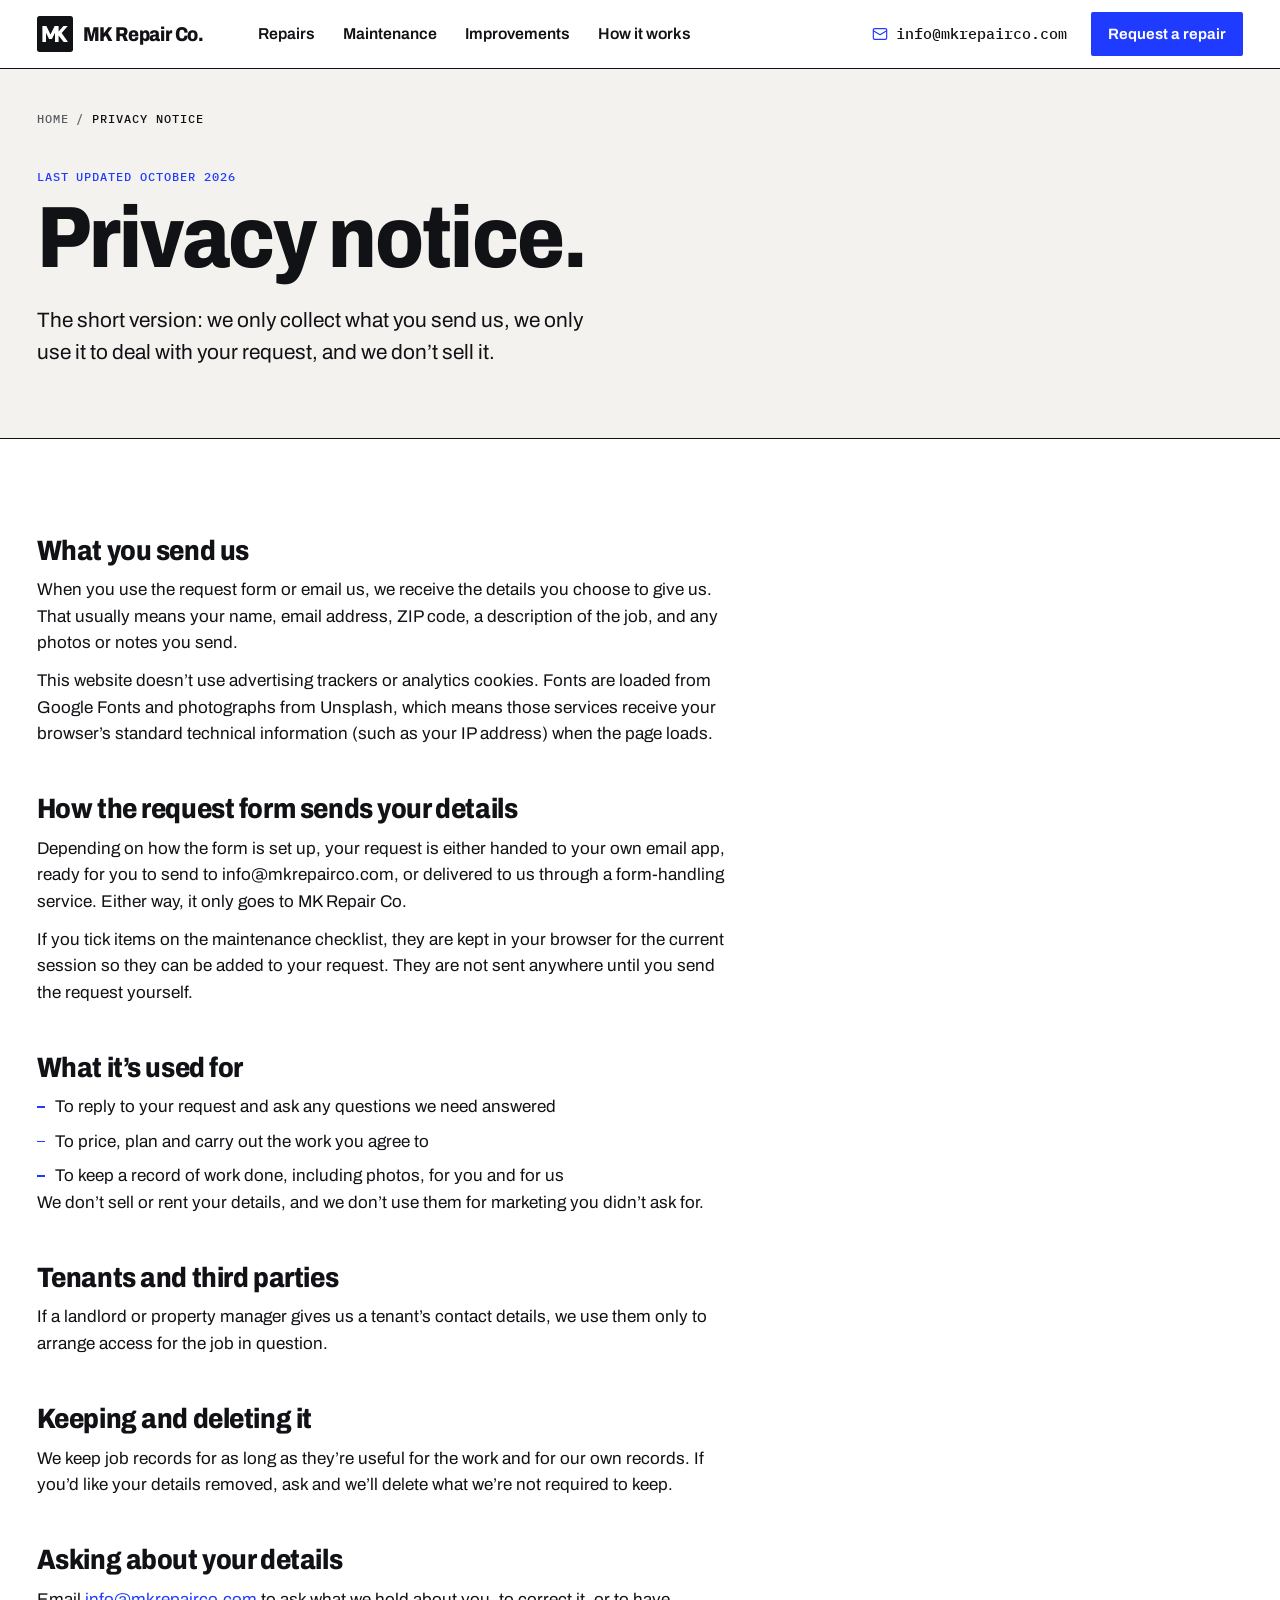
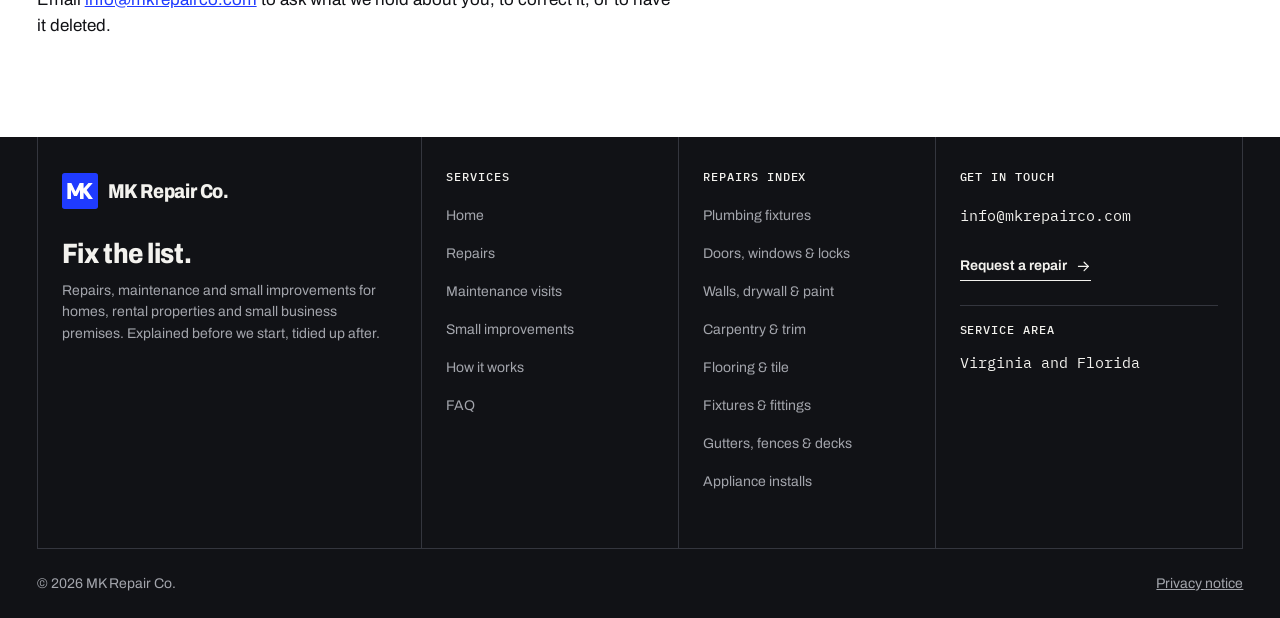
<file: privacy.html>
<!doctype html>
<html lang="en">
<head>
  <meta charset="utf-8">
  <meta name="viewport" content="width=device-width, initial-scale=1">
  <title>Privacy notice | MK Repair Co.</title>
  <meta name="description" content="How MK Repair Co. handles the details you send through the request form or by email, in plain English.">
  <meta name="theme-color" content="#ffffff">
  <meta property="og:type" content="website">
  <meta property="og:site_name" content="MK Repair Co.">
  <meta property="og:title" content="Privacy notice | MK Repair Co.">
  <meta property="og:description" content="How MK Repair Co. handles the details you send through the request form or by email, in plain English.">
  <meta property="og:image" content="https://images.unsplash.com/photo-1594072282386-915fadf1a2d6?auto=format&amp;fit=crop&amp;w=1200&amp;h=630&amp;q=75&amp;sat=-100">
  <meta property="og:image:alt" content="Hands fitting a new aerator to a bathroom faucet, in black and white.">
  <meta name="twitter:card" content="summary_large_image">
  <meta name="twitter:title" content="Privacy notice | MK Repair Co.">
  <meta name="twitter:description" content="How MK Repair Co. handles the details you send through the request form or by email, in plain English.">
  <meta name="twitter:image" content="https://images.unsplash.com/photo-1594072282386-915fadf1a2d6?auto=format&amp;fit=crop&amp;w=1200&amp;h=630&amp;q=75&amp;sat=-100">
  <link rel="icon" href="favicon.svg" type="image/svg+xml">
  <link rel="preconnect" href="https://fonts.googleapis.com">
  <link rel="preconnect" href="https://fonts.gstatic.com" crossorigin>
  <link rel="preconnect" href="https://images.unsplash.com">
  <link rel="stylesheet" href="https://fonts.googleapis.com/css2?family=Archivo:wdth,wght@87.5..100,400..800&amp;family=IBM+Plex+Mono:wght@400;500&amp;display=swap">
  <link rel="stylesheet" href="css/styles.css">
  <script>document.documentElement.classList.add('js');</script>
  <script src="js/main.js" defer></script>
  <link rel="canonical" href="https://mkrepairco.com/privacy.html">
  <meta property="og:url" content="https://mkrepairco.com/privacy.html">
</head>
<body>
  <svg class="sprite" aria-hidden="true" focusable="false" xmlns="http://www.w3.org/2000/svg">
    <symbol id="mk-mark" viewBox="0 0 40 40"><rect width="40" height="40" rx="3" fill="currentColor"/><path fill="#fff" d="M6 11h4.4l4.6 9.5 4.6-9.5H24v18h-4V18.6l-3.4 6.9h-3.2L10 18.6V29H6Z M24 17.2 29.4 11h4.8l-6.8 7.8 7 10.2h-4.8L24 21.6Z"/></symbol>
    <symbol id="i-arrow-right" viewBox="0 0 24 24"><path d="M5 12h14"/><path d="m13 6 6 6-6 6"/></symbol>
    <symbol id="i-arrow-left" viewBox="0 0 24 24"><path d="M19 12H5"/><path d="m11 6-6 6 6 6"/></symbol>
    <symbol id="i-arrow-up-right" viewBox="0 0 24 24"><path d="M7 17 17 7"/><path d="M8 7h9v9"/></symbol>
    <symbol id="i-mail" viewBox="0 0 24 24"><rect x="2" y="4" width="20" height="16" rx="2"/><path d="m22 7-10 6L2 7"/></symbol>
    <symbol id="i-check" viewBox="0 0 24 24"><path d="M20 6 9 17l-5-5"/></symbol>
    <symbol id="i-x" viewBox="0 0 24 24"><path d="M18 6 6 18"/><path d="m6 6 12 12"/></symbol>
    <symbol id="i-menu" viewBox="0 0 24 24"><path d="M4 8h16"/><path d="M4 16h16"/></symbol>
    <symbol id="i-alert" viewBox="0 0 24 24"><circle cx="12" cy="12" r="10"/><path d="M12 8v4"/><path d="M12 16h.01"/></symbol>
    <symbol id="i-ban" viewBox="0 0 24 24"><circle cx="12" cy="12" r="10"/><path d="m4.9 4.9 14.2 14.2"/></symbol>
    <symbol id="i-eye" viewBox="0 0 24 24"><path d="M2 12s3.5-7 10-7 10 7 10 7-3.5 7-10 7S2 12 2 12z"/><circle cx="12" cy="12" r="3"/></symbol>
    <symbol id="i-copy" viewBox="0 0 24 24"><rect x="9" y="9" width="13" height="13" rx="2"/><path d="M5 15H4a2 2 0 0 1-2-2V4a2 2 0 0 1 2-2h9a2 2 0 0 1 2 2v1"/></symbol>
    <symbol id="i-send" viewBox="0 0 24 24"><path d="m22 2-7 20-4-9-9-4Z"/><path d="M22 2 11 13"/></symbol>
    <symbol id="i-camera" viewBox="0 0 24 24"><path d="M14.5 4h-5L7 7H4a2 2 0 0 0-2 2v9a2 2 0 0 0 2 2h16a2 2 0 0 0 2-2V9a2 2 0 0 0-2-2h-3l-2.5-3z"/><circle cx="12" cy="13" r="3"/></symbol>
    <symbol id="i-clipboard" viewBox="0 0 24 24"><rect x="8" y="2" width="8" height="4" rx="1"/><path d="M16 4h2a2 2 0 0 1 2 2v14a2 2 0 0 1-2 2H6a2 2 0 0 1-2-2V6a2 2 0 0 1 2-2h2"/><path d="M12 11h4"/><path d="M12 16h4"/><path d="M8 11h.01"/><path d="M8 16h.01"/></symbol>
    <symbol id="i-home" viewBox="0 0 24 24"><path d="M3 10.5 12 3l9 7.5"/><path d="M5 9.5V21h14V9.5"/><path d="M10 21v-6h4v6"/></symbol>
    <symbol id="i-key" viewBox="0 0 24 24"><circle cx="7.5" cy="15.5" r="5.5"/><path d="m21 2-9.6 9.6"/><path d="m15.5 7.5 3 3L22 7l-3-3"/></symbol>
    <symbol id="i-store" viewBox="0 0 24 24"><path d="M4 4h16l1 5H3z"/><path d="M3 9a3 3 0 0 0 6 0 3 3 0 0 0 6 0 3 3 0 0 0 6 0"/><path d="M5 12v9h14v-9"/><path d="M10 21v-5h4v5"/></symbol>
    <symbol id="i-plumbing" viewBox="0 0 24 24"><path d="M12 22a7 7 0 0 0 7-7c0-2-1-3.9-3-5.5s-3.5-4-4-6.5c-.5 2.5-2 4.9-4 6.5C6 11.1 5 13 5 15a7 7 0 0 0 7 7z"/></symbol>
    <symbol id="i-doors" viewBox="0 0 24 24"><path d="M18 20V6a2 2 0 0 0-2-2H8a2 2 0 0 0-2 2v14"/><path d="M2 20h20"/><path d="M14 12v.01"/></symbol>
    <symbol id="i-walls" viewBox="0 0 24 24"><rect x="2" y="2" width="16" height="6" rx="2"/><path d="M10 16v-2a2 2 0 0 1 2-2h8a2 2 0 0 0 2-2V7a2 2 0 0 0-2-2h-2"/><rect x="8" y="16" width="4" height="6" rx="1"/></symbol>
    <symbol id="i-carpentry" viewBox="0 0 24 24"><path d="m15 12-8.37 8.37a1 1 0 1 1-3-3L12 9"/><path d="m18 15 4-4"/><path d="m21.5 11.5-1.91-1.91A2 2 0 0 1 19 8.17V7l-2.26-2.26a6 6 0 0 0-4.2-1.76L9 2.96l.92.82A6.18 6.18 0 0 1 12 8.4V10l2 2h1.17a2 2 0 0 1 1.42.59l1.91 1.91"/></symbol>
    <symbol id="i-floors" viewBox="0 0 24 24"><rect x="3" y="3" width="7" height="7" rx="1"/><rect x="14" y="3" width="7" height="7" rx="1"/><rect x="14" y="14" width="7" height="7" rx="1"/><rect x="3" y="14" width="7" height="7" rx="1"/></symbol>
    <symbol id="i-fixtures" viewBox="0 0 24 24"><path d="M12 2v5"/><path d="M6 7h12l4 9H2l4-9Z"/><path d="M9.17 16a3 3 0 1 0 5.66 0"/></symbol>
    <symbol id="i-exterior" viewBox="0 0 24 24"><path d="M4 3 2 5v15c0 .6.4 1 1 1h2c.6 0 1-.4 1-1V5Z"/><path d="M6 8h4"/><path d="M6 18h4"/><path d="m12 3-2 2v15c0 .6.4 1 1 1h2c.6 0 1-.4 1-1V5Z"/><path d="M14 8h4"/><path d="M14 18h4"/><path d="m20 3-2 2v15c0 .6.4 1 1 1h2c.6 0 1-.4 1-1V5Z"/></symbol>
    <symbol id="i-appliances" viewBox="0 0 24 24"><rect x="3" y="2" width="18" height="20" rx="2"/><path d="M3 6h18"/><path d="M7 4h.01"/><circle cx="12" cy="14" r="4.5"/></symbol>
    <symbol id="i-maintenance" viewBox="0 0 24 24"><rect x="3" y="4" width="18" height="18" rx="2"/><path d="M16 2v4"/><path d="M8 2v4"/><path d="M3 10h18"/><path d="m9 16 2 2 4-4"/></symbol>
    <symbol id="i-improvement" viewBox="0 0 24 24"><path d="M21.3 15.3a2.4 2.4 0 0 1 0 3.4l-2.6 2.6a2.4 2.4 0 0 1-3.4 0L2.7 8.7a2.41 2.41 0 0 1 0-3.4l2.6-2.6a2.41 2.41 0 0 1 3.4 0Z"/><path d="m14.5 12.5 2-2"/><path d="m11.5 9.5 2-2"/><path d="m8.5 6.5 2-2"/><path d="m17.5 15.5 2-2"/></symbol>
    <symbol id="i-other" viewBox="0 0 24 24"><path d="M21 15a2 2 0 0 1-2 2H7l-4 4V5a2 2 0 0 1 2-2h14a2 2 0 0 1 2 2z"/><path d="M8 10h.01"/><path d="M12 10h.01"/><path d="M16 10h.01"/></symbol>
  </svg>
  <a class="skip" href="#main">Skip to content</a>
  <header class="site-header">
    <div class="wrap header__inner">
      <a class="brand" href="index.html">
        <svg class="brand__mark" aria-hidden="true" focusable="false"><use href="#mk-mark"/></svg>
        <span class="brand__name">MK Repair Co.</span>
      </a>
      <nav class="nav" aria-label="Main">
        <ul class="nav__list">
          <li><a href="repairs.html">Repairs</a></li>
          <li><a href="maintenance.html">Maintenance</a></li>
          <li><a href="improvements.html">Improvements</a></li>
          <li><a href="how-it-works.html">How it works</a></li>
        </ul>
      </nav>
      <div class="header__actions">
        <a class="header__email" href="mailto:info@mkrepairco.com"><svg class="i" aria-hidden="true" focusable="false"><use href="#i-mail"/></svg><span><span class="visually-hidden">Email MK Repair Co. at </span>info@mkrepairco.com</span></a>
        <a class="btn btn--signal btn--sm header__cta" href="request.html">Request a repair</a>
        <button class="menu-btn menu-btn--js" type="button" aria-expanded="false" aria-controls="menu"><svg class="i" aria-hidden="true" focusable="false"><use href="#i-menu"/></svg>Menu</button>
        <a class="menu-btn menu-btn--nojs" href="#footer-nav"><svg class="i" aria-hidden="true" focusable="false"><use href="#i-menu"/></svg>Menu</a>
      </div>
    </div>
  </header>

  <main id="main" tabindex="-1">
    <section class="page-head" aria-labelledby="page-title">
      <div class="wrap">
        <div class="page-head__grid page-head__grid--solo">
          <div>
            <nav aria-label="Breadcrumb"><ol class="crumbs label"><li><a href="index.html">Home</a></li><li aria-hidden="true">/</li><li aria-current="page">Privacy notice</li></ol></nav>
            <p class="page-head__code label">Last updated October 2026</p>
            <h1 class="page-head__title" id="page-title">Privacy notice.</h1>
            <p class="page-head__lead">The short version: we only collect what you send us, we only use it to deal with your request, and we don&rsquo;t sell it.</p>
          </div>
        </div>
      </div>
    </section>

    <section class="section">
      <div class="wrap">
        <div class="prose">
          <h2>What you send us</h2>
          <p>When you use the request form or email us, we receive the details you choose to give us. That usually means your name, email address, ZIP code, a description of the job, and any photos or notes you send.</p>
          <p>This website doesn&rsquo;t use advertising trackers or analytics cookies. Fonts are loaded from Google Fonts and photographs from Unsplash, which means those services receive your browser&rsquo;s standard technical information (such as your IP address) when the page loads.</p>

          <h2>How the request form sends your details</h2>
          <p>Depending on how the form is set up, your request is either handed to your own email app, ready for you to send to info@mkrepairco.com, or delivered to us through a form-handling service. Either way, it only goes to MK Repair Co.</p>
          <p>If you tick items on the maintenance checklist, they are kept in your browser for the current session so they can be added to your request. They are not sent anywhere until you send the request yourself.</p>

          <h2>What it&rsquo;s used for</h2>
          <ul>
            <li>To reply to your request and ask any questions we need answered</li>
            <li>To price, plan and carry out the work you agree to</li>
            <li>To keep a record of work done, including photos, for you and for us</li>
          </ul>
          <p>We don&rsquo;t sell or rent your details, and we don&rsquo;t use them for marketing you didn&rsquo;t ask for.</p>

          <h2>Tenants and third parties</h2>
          <p>If a landlord or property manager gives us a tenant&rsquo;s contact details, we use them only to arrange access for the job in question.</p>

          <h2>Keeping and deleting it</h2>
          <p>We keep job records for as long as they&rsquo;re useful for the work and for our own records. If you&rsquo;d like your details removed, ask and we&rsquo;ll delete what we&rsquo;re not required to keep.</p>

          <h2>Asking about your details</h2>
          <p>Email <a href="mailto:info@mkrepairco.com">info@mkrepairco.com</a> to ask what we hold about you, to correct it, or to have it deleted.</p>
        </div>
      </div>
    </section>

  </main>

  <footer class="site-footer">
    <div class="wrap">
      <div class="footer__grid">
        <div class="footer__col footer__brand">
          <a class="brand" href="index.html">
            <svg class="brand__mark" aria-hidden="true" focusable="false"><use href="#mk-mark"/></svg>
            <span class="brand__name">MK Repair Co.</span>
          </a>
          <p class="footer__tagline">Fix the list.</p>
          <p>Repairs, maintenance and small improvements for homes, rental properties and small business premises. Explained before we start, tidied up after.</p>
        </div>
        <nav class="footer__col" id="footer-nav" aria-label="Footer">
          <p class="label footer__title">Services</p>
          <ul class="footer__links">
            <li><a href="index.html">Home</a></li>
            <li><a href="repairs.html">Repairs</a></li>
            <li><a href="maintenance.html">Maintenance visits</a></li>
            <li><a href="improvements.html">Small improvements</a></li>
            <li><a href="how-it-works.html">How it works</a></li>
            <li><a href="how-it-works.html#faq">FAQ</a></li>
          </ul>
        </nav>
        <div class="footer__col">
          <p class="label footer__title">Repairs index</p>
          <ul class="footer__links">
            <li><a href="repairs.html#plumbing">Plumbing fixtures</a></li>
            <li><a href="repairs.html#doors">Doors, windows &amp; locks</a></li>
            <li><a href="repairs.html#walls">Walls, drywall &amp; paint</a></li>
            <li><a href="repairs.html#carpentry">Carpentry &amp; trim</a></li>
            <li><a href="repairs.html#floors">Flooring &amp; tile</a></li>
            <li><a href="repairs.html#fixtures">Fixtures &amp; fittings</a></li>
            <li><a href="repairs.html#exterior">Gutters, fences &amp; decks</a></li>
            <li><a href="repairs.html#appliances">Appliance installs</a></li>
          </ul>
        </div>
        <div class="footer__col footer__contact">
          <p class="label footer__title">Get in touch</p>
          <ul class="footer__links">
            <li><a href="mailto:info@mkrepairco.com">info@mkrepairco.com</a></li>
          </ul>
          <p class="footer__cta"><a class="link-arrow" href="request.html">Request a repair<svg class="i" aria-hidden="true" focusable="false"><use href="#i-arrow-right"/></svg></a></p>
          <p class="label footer__title footer__sub">Service area</p>
          <p class="footer__area">Virginia and Florida</p>
        </div>
      </div>
      <div class="footer__bottom">
        <p>&copy; 2026 MK Repair Co.</p>
        <p><a href="privacy.html">Privacy notice</a></p>
      </div>
    </div>
  </footer>

  <div class="sheet" id="menu" hidden>
    <div class="sheet__backdrop" data-sheet-close></div>
    <div class="sheet__panel" role="dialog" aria-modal="true" aria-labelledby="menu-title">
      <div class="sheet__grab" aria-hidden="true"></div>
      <div class="sheet__head">
        <p class="label" id="menu-title">Menu</p>
        <button class="sheet__close" type="button" data-sheet-close aria-label="Close menu"><svg class="i" aria-hidden="true" focusable="false"><use href="#i-x"/></svg></button>
      </div>
      <nav aria-label="Menu">
        <ol class="sheet__nav">
          <li><a href="index.html"><span class="sheet__num">00</span>Home</a></li>
          <li><a href="repairs.html"><span class="sheet__num">01</span>Repairs</a></li>
          <li><a href="maintenance.html"><span class="sheet__num">02</span>Maintenance</a></li>
          <li><a href="improvements.html"><span class="sheet__num">03</span>Improvements</a></li>
          <li><a href="how-it-works.html"><span class="sheet__num">04</span>How it works</a></li>
          <li><a href="request.html"><span class="sheet__num">05</span>Request a repair</a></li>
        </ol>
      </nav>
      <div class="sheet__contact">
        <a class="btn btn--outline" href="mailto:info@mkrepairco.com"><svg class="i" aria-hidden="true" focusable="false"><use href="#i-mail"/></svg>info@mkrepairco.com</a>
        <a class="btn btn--signal" href="request.html">Request a repair<svg class="i i--arrow" aria-hidden="true" focusable="false"><use href="#i-arrow-right"/></svg></a>
      </div>
    </div>
  </div>

  <div class="actionbar" data-actionbar>
    <a class="btn btn--outline" href="mailto:info@mkrepairco.com"><svg class="i" aria-hidden="true" focusable="false"><use href="#i-mail"/></svg>Email us</a>
    <a class="btn btn--signal" href="request.html">Request a repair</a>
  </div>
</body>
</html>
</file>
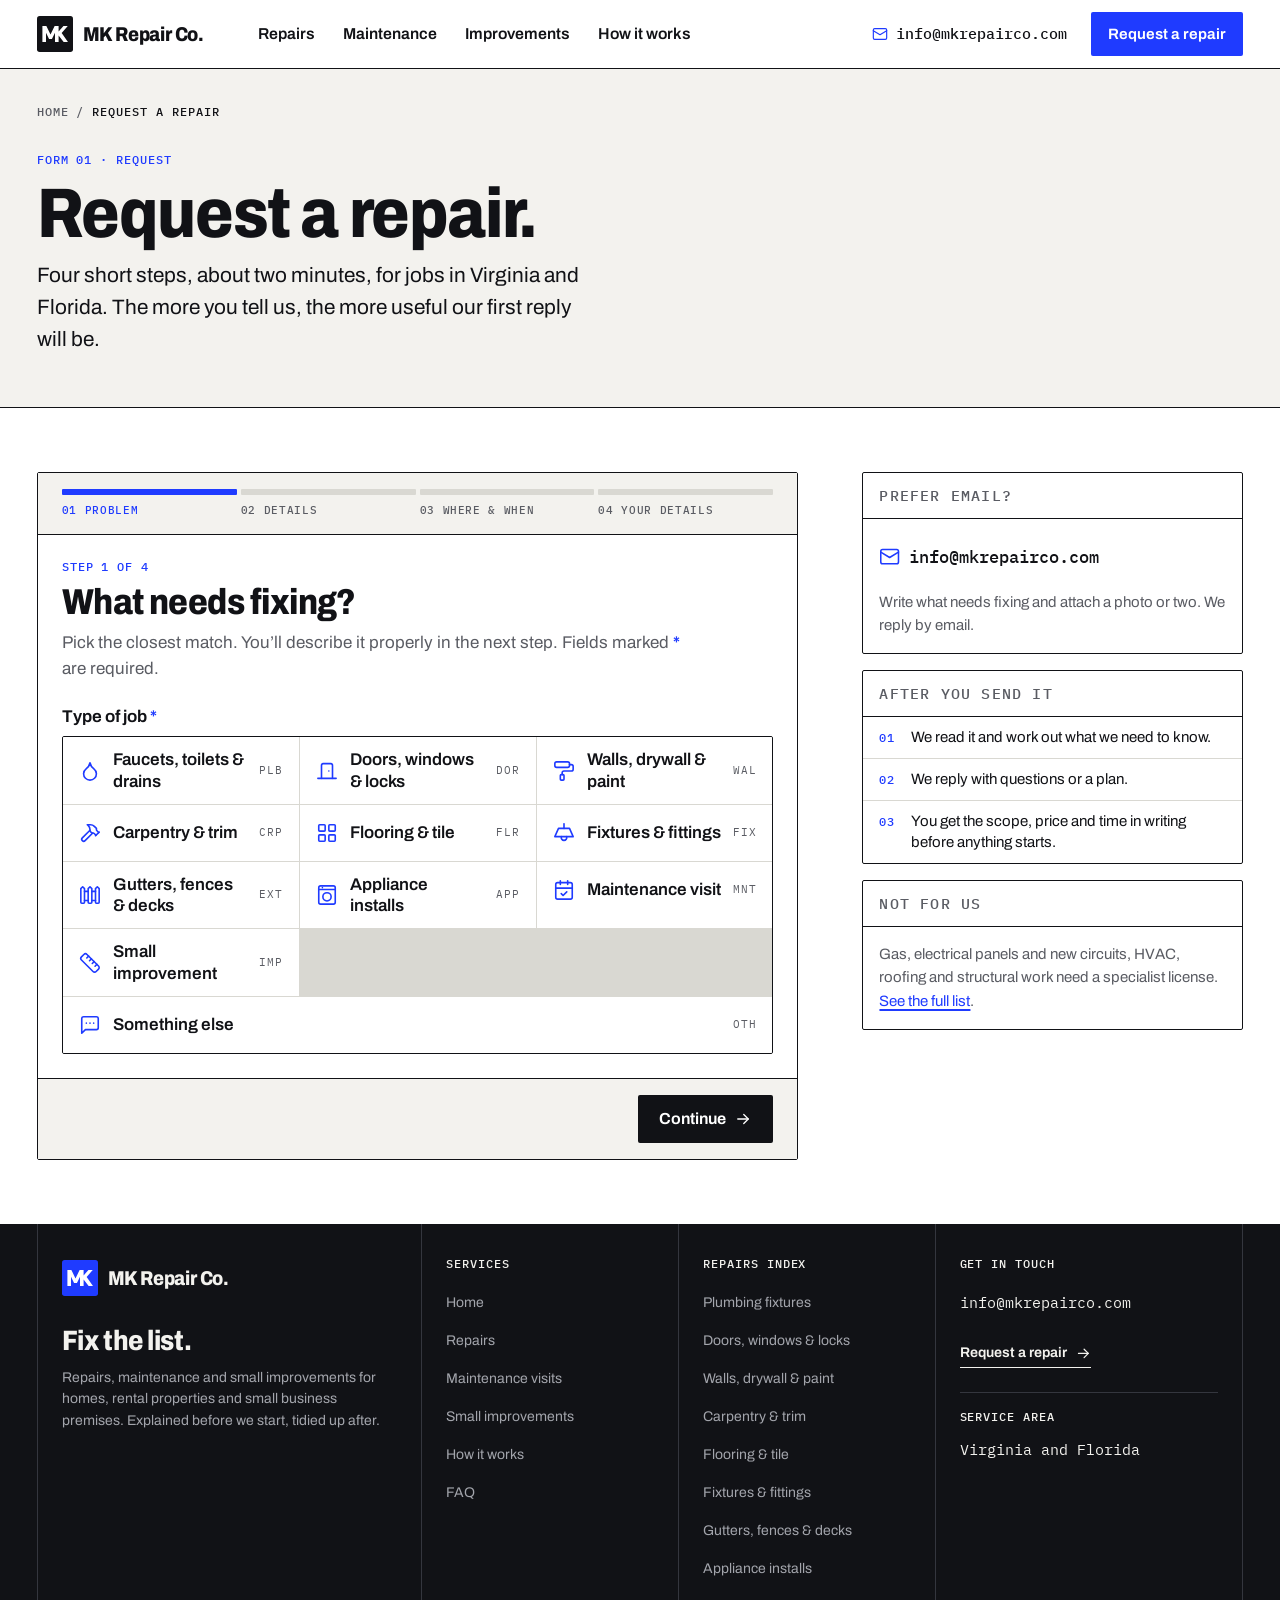
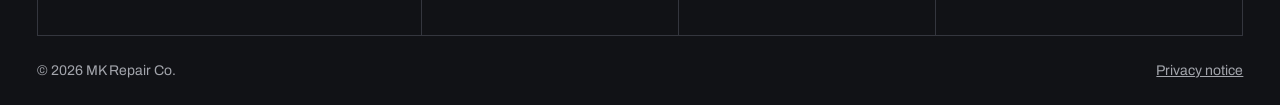
<file: request.html>
<!doctype html>
<html lang="en">
<head>
  <meta charset="utf-8">
  <meta name="viewport" content="width=device-width, initial-scale=1">
  <title>Request a repair | MK Repair Co.</title>
  <meta name="description" content="Request a repair, maintenance visit or small improvement from MK Repair Co. Four short steps: the problem, the details, where and when, and how to reach you.">
  <meta name="theme-color" content="#ffffff">
  <meta property="og:type" content="website">
  <meta property="og:site_name" content="MK Repair Co.">
  <meta property="og:title" content="Request a repair | MK Repair Co.">
  <meta property="og:description" content="Request a repair, maintenance visit or small improvement from MK Repair Co. Four short steps: the problem, the details, where and when, and how to reach you.">
  <meta property="og:image" content="https://images.unsplash.com/photo-1594072282386-915fadf1a2d6?auto=format&amp;fit=crop&amp;w=1200&amp;h=630&amp;q=75&amp;sat=-100">
  <meta property="og:image:alt" content="Hands fitting a new aerator to a bathroom faucet, in black and white.">
  <meta name="twitter:card" content="summary_large_image">
  <meta name="twitter:title" content="Request a repair | MK Repair Co.">
  <meta name="twitter:description" content="Request a repair, maintenance visit or small improvement from MK Repair Co. Four short steps: the problem, the details, where and when, and how to reach you.">
  <meta name="twitter:image" content="https://images.unsplash.com/photo-1594072282386-915fadf1a2d6?auto=format&amp;fit=crop&amp;w=1200&amp;h=630&amp;q=75&amp;sat=-100">
  <link rel="icon" href="favicon.svg" type="image/svg+xml">
  <link rel="preconnect" href="https://fonts.googleapis.com">
  <link rel="preconnect" href="https://fonts.gstatic.com" crossorigin>
  <link rel="preconnect" href="https://images.unsplash.com">
  <link rel="stylesheet" href="https://fonts.googleapis.com/css2?family=Archivo:wdth,wght@87.5..100,400..800&amp;family=IBM+Plex+Mono:wght@400;500&amp;display=swap">
  <link rel="stylesheet" href="css/styles.css">
  <script>document.documentElement.classList.add('js');</script>
  <script src="js/main.js" defer></script>
  <link rel="canonical" href="https://mkrepairco.com/request.html">
  <meta property="og:url" content="https://mkrepairco.com/request.html">
</head>
<body>
  <svg class="sprite" aria-hidden="true" focusable="false" xmlns="http://www.w3.org/2000/svg">
    <symbol id="mk-mark" viewBox="0 0 40 40"><rect width="40" height="40" rx="3" fill="currentColor"/><path fill="#fff" d="M6 11h4.4l4.6 9.5 4.6-9.5H24v18h-4V18.6l-3.4 6.9h-3.2L10 18.6V29H6Z M24 17.2 29.4 11h4.8l-6.8 7.8 7 10.2h-4.8L24 21.6Z"/></symbol>
    <symbol id="i-arrow-right" viewBox="0 0 24 24"><path d="M5 12h14"/><path d="m13 6 6 6-6 6"/></symbol>
    <symbol id="i-arrow-left" viewBox="0 0 24 24"><path d="M19 12H5"/><path d="m11 6-6 6 6 6"/></symbol>
    <symbol id="i-arrow-up-right" viewBox="0 0 24 24"><path d="M7 17 17 7"/><path d="M8 7h9v9"/></symbol>
    <symbol id="i-mail" viewBox="0 0 24 24"><rect x="2" y="4" width="20" height="16" rx="2"/><path d="m22 7-10 6L2 7"/></symbol>
    <symbol id="i-check" viewBox="0 0 24 24"><path d="M20 6 9 17l-5-5"/></symbol>
    <symbol id="i-x" viewBox="0 0 24 24"><path d="M18 6 6 18"/><path d="m6 6 12 12"/></symbol>
    <symbol id="i-menu" viewBox="0 0 24 24"><path d="M4 8h16"/><path d="M4 16h16"/></symbol>
    <symbol id="i-alert" viewBox="0 0 24 24"><circle cx="12" cy="12" r="10"/><path d="M12 8v4"/><path d="M12 16h.01"/></symbol>
    <symbol id="i-ban" viewBox="0 0 24 24"><circle cx="12" cy="12" r="10"/><path d="m4.9 4.9 14.2 14.2"/></symbol>
    <symbol id="i-eye" viewBox="0 0 24 24"><path d="M2 12s3.5-7 10-7 10 7 10 7-3.5 7-10 7S2 12 2 12z"/><circle cx="12" cy="12" r="3"/></symbol>
    <symbol id="i-copy" viewBox="0 0 24 24"><rect x="9" y="9" width="13" height="13" rx="2"/><path d="M5 15H4a2 2 0 0 1-2-2V4a2 2 0 0 1 2-2h9a2 2 0 0 1 2 2v1"/></symbol>
    <symbol id="i-send" viewBox="0 0 24 24"><path d="m22 2-7 20-4-9-9-4Z"/><path d="M22 2 11 13"/></symbol>
    <symbol id="i-camera" viewBox="0 0 24 24"><path d="M14.5 4h-5L7 7H4a2 2 0 0 0-2 2v9a2 2 0 0 0 2 2h16a2 2 0 0 0 2-2V9a2 2 0 0 0-2-2h-3l-2.5-3z"/><circle cx="12" cy="13" r="3"/></symbol>
    <symbol id="i-clipboard" viewBox="0 0 24 24"><rect x="8" y="2" width="8" height="4" rx="1"/><path d="M16 4h2a2 2 0 0 1 2 2v14a2 2 0 0 1-2 2H6a2 2 0 0 1-2-2V6a2 2 0 0 1 2-2h2"/><path d="M12 11h4"/><path d="M12 16h4"/><path d="M8 11h.01"/><path d="M8 16h.01"/></symbol>
    <symbol id="i-home" viewBox="0 0 24 24"><path d="M3 10.5 12 3l9 7.5"/><path d="M5 9.5V21h14V9.5"/><path d="M10 21v-6h4v6"/></symbol>
    <symbol id="i-key" viewBox="0 0 24 24"><circle cx="7.5" cy="15.5" r="5.5"/><path d="m21 2-9.6 9.6"/><path d="m15.5 7.5 3 3L22 7l-3-3"/></symbol>
    <symbol id="i-store" viewBox="0 0 24 24"><path d="M4 4h16l1 5H3z"/><path d="M3 9a3 3 0 0 0 6 0 3 3 0 0 0 6 0 3 3 0 0 0 6 0"/><path d="M5 12v9h14v-9"/><path d="M10 21v-5h4v5"/></symbol>
    <symbol id="i-plumbing" viewBox="0 0 24 24"><path d="M12 22a7 7 0 0 0 7-7c0-2-1-3.9-3-5.5s-3.5-4-4-6.5c-.5 2.5-2 4.9-4 6.5C6 11.1 5 13 5 15a7 7 0 0 0 7 7z"/></symbol>
    <symbol id="i-doors" viewBox="0 0 24 24"><path d="M18 20V6a2 2 0 0 0-2-2H8a2 2 0 0 0-2 2v14"/><path d="M2 20h20"/><path d="M14 12v.01"/></symbol>
    <symbol id="i-walls" viewBox="0 0 24 24"><rect x="2" y="2" width="16" height="6" rx="2"/><path d="M10 16v-2a2 2 0 0 1 2-2h8a2 2 0 0 0 2-2V7a2 2 0 0 0-2-2h-2"/><rect x="8" y="16" width="4" height="6" rx="1"/></symbol>
    <symbol id="i-carpentry" viewBox="0 0 24 24"><path d="m15 12-8.37 8.37a1 1 0 1 1-3-3L12 9"/><path d="m18 15 4-4"/><path d="m21.5 11.5-1.91-1.91A2 2 0 0 1 19 8.17V7l-2.26-2.26a6 6 0 0 0-4.2-1.76L9 2.96l.92.82A6.18 6.18 0 0 1 12 8.4V10l2 2h1.17a2 2 0 0 1 1.42.59l1.91 1.91"/></symbol>
    <symbol id="i-floors" viewBox="0 0 24 24"><rect x="3" y="3" width="7" height="7" rx="1"/><rect x="14" y="3" width="7" height="7" rx="1"/><rect x="14" y="14" width="7" height="7" rx="1"/><rect x="3" y="14" width="7" height="7" rx="1"/></symbol>
    <symbol id="i-fixtures" viewBox="0 0 24 24"><path d="M12 2v5"/><path d="M6 7h12l4 9H2l4-9Z"/><path d="M9.17 16a3 3 0 1 0 5.66 0"/></symbol>
    <symbol id="i-exterior" viewBox="0 0 24 24"><path d="M4 3 2 5v15c0 .6.4 1 1 1h2c.6 0 1-.4 1-1V5Z"/><path d="M6 8h4"/><path d="M6 18h4"/><path d="m12 3-2 2v15c0 .6.4 1 1 1h2c.6 0 1-.4 1-1V5Z"/><path d="M14 8h4"/><path d="M14 18h4"/><path d="m20 3-2 2v15c0 .6.4 1 1 1h2c.6 0 1-.4 1-1V5Z"/></symbol>
    <symbol id="i-appliances" viewBox="0 0 24 24"><rect x="3" y="2" width="18" height="20" rx="2"/><path d="M3 6h18"/><path d="M7 4h.01"/><circle cx="12" cy="14" r="4.5"/></symbol>
    <symbol id="i-maintenance" viewBox="0 0 24 24"><rect x="3" y="4" width="18" height="18" rx="2"/><path d="M16 2v4"/><path d="M8 2v4"/><path d="M3 10h18"/><path d="m9 16 2 2 4-4"/></symbol>
    <symbol id="i-improvement" viewBox="0 0 24 24"><path d="M21.3 15.3a2.4 2.4 0 0 1 0 3.4l-2.6 2.6a2.4 2.4 0 0 1-3.4 0L2.7 8.7a2.41 2.41 0 0 1 0-3.4l2.6-2.6a2.41 2.41 0 0 1 3.4 0Z"/><path d="m14.5 12.5 2-2"/><path d="m11.5 9.5 2-2"/><path d="m8.5 6.5 2-2"/><path d="m17.5 15.5 2-2"/></symbol>
    <symbol id="i-other" viewBox="0 0 24 24"><path d="M21 15a2 2 0 0 1-2 2H7l-4 4V5a2 2 0 0 1 2-2h14a2 2 0 0 1 2 2z"/><path d="M8 10h.01"/><path d="M12 10h.01"/><path d="M16 10h.01"/></symbol>
  </svg>
  <a class="skip" href="#main">Skip to content</a>
  <header class="site-header">
    <div class="wrap header__inner">
      <a class="brand" href="index.html">
        <svg class="brand__mark" aria-hidden="true" focusable="false"><use href="#mk-mark"/></svg>
        <span class="brand__name">MK Repair Co.</span>
      </a>
      <nav class="nav" aria-label="Main">
        <ul class="nav__list">
          <li><a href="repairs.html">Repairs</a></li>
          <li><a href="maintenance.html">Maintenance</a></li>
          <li><a href="improvements.html">Improvements</a></li>
          <li><a href="how-it-works.html">How it works</a></li>
        </ul>
      </nav>
      <div class="header__actions">
        <a class="header__email" href="mailto:info@mkrepairco.com"><svg class="i" aria-hidden="true" focusable="false"><use href="#i-mail"/></svg><span><span class="visually-hidden">Email MK Repair Co. at </span>info@mkrepairco.com</span></a>
        <a class="btn btn--signal btn--sm header__cta" href="request.html" aria-current="page">Request a repair</a>
        <button class="menu-btn menu-btn--js" type="button" aria-expanded="false" aria-controls="menu"><svg class="i" aria-hidden="true" focusable="false"><use href="#i-menu"/></svg>Menu</button>
        <a class="menu-btn menu-btn--nojs" href="#footer-nav"><svg class="i" aria-hidden="true" focusable="false"><use href="#i-menu"/></svg>Menu</a>
      </div>
    </div>
  </header>

  <main id="main" tabindex="-1">
    <section class="page-head page-head--compact" aria-labelledby="page-title">
      <div class="wrap">
        <div class="page-head__grid page-head__grid--solo">
          <div>
            <nav aria-label="Breadcrumb"><ol class="crumbs label"><li><a href="index.html">Home</a></li><li aria-hidden="true">/</li><li aria-current="page">Request a repair</li></ol></nav>
            <p class="page-head__code label">Form 01 &middot; Request</p>
            <h1 class="page-head__title" id="page-title">Request a repair.</h1>
            <p class="page-head__lead">Four short steps, about two minutes, for jobs in Virginia and Florida. The more you tell us, the more useful our first reply will be.</p>
          </div>
        </div>
      </div>
    </section>

    <section class="section section--tight" aria-label="Request form">
      <div class="wrap request-layout">
        <div class="form-shell">
          <div class="progress" aria-hidden="true">
            <ol class="progress__steps">
              <li class="is-current"><span class="progress__bar"></span><span class="label">01 Problem</span></li>
              <li><span class="progress__bar"></span><span class="label">02 Details</span></li>
              <li><span class="progress__bar"></span><span class="label">03 Where &amp; when</span></li>
              <li><span class="progress__bar"></span><span class="label">04 Your details</span></li>
            </ol>
          </div>

          <form id="request-form" action="mailto:info@mkrepairco.com" method="post" enctype="text/plain" novalidate>
            <input type="hidden" name="_subject" value="Repair request from the MK Repair Co. website">

            <fieldset class="fstep" data-step-name="The problem">
              <legend class="fstep__legend"><span class="fstep__num label">Step 1 of 4</span><span class="fstep__title">What needs fixing?</span></legend>
              <div class="error-summary" tabindex="-1" role="alert" hidden>
            <h2>Check the highlighted answers</h2>
            <ul></ul>
          </div>
              <p class="fstep__intro">Pick the closest match. You&rsquo;ll describe it properly in the next step. Fields marked <span class="req">*</span> are required.</p>
              <p class="preselect" data-preselected hidden><svg class="i" aria-hidden="true" focusable="false"><use href="#i-check"/></svg><span>Selected from the page you came from: <strong data-preselected-name></strong>. Change it if that&rsquo;s not right.</span></p>
              <fieldset class="group" data-validate="radio-required" data-group="job" data-msg-required="Choose the type of job. If nothing fits, pick &ldquo;Something else&rdquo;.">
                <legend class="group__legend">Type of job <span class="req" aria-hidden="true">*</span></legend>
                <div class="choice-grid choice-grid--3">
                  <label class="choice"><input type="radio" name="job" value="plumbing" id="job-plumbing" required aria-describedby="job-error"><span class="choice__body"><svg class="i" aria-hidden="true" focusable="false"><use href="#i-plumbing"/></svg><span data-label>Faucets, toilets &amp; drains</span><span class="choice__code">PLB</span></span></label>
                  <label class="choice"><input type="radio" name="job" value="doors" id="job-doors" required aria-describedby="job-error"><span class="choice__body"><svg class="i" aria-hidden="true" focusable="false"><use href="#i-doors"/></svg><span data-label>Doors, windows &amp; locks</span><span class="choice__code">DOR</span></span></label>
                  <label class="choice"><input type="radio" name="job" value="walls" id="job-walls" required aria-describedby="job-error"><span class="choice__body"><svg class="i" aria-hidden="true" focusable="false"><use href="#i-walls"/></svg><span data-label>Walls, drywall &amp; paint</span><span class="choice__code">WAL</span></span></label>
                  <label class="choice"><input type="radio" name="job" value="carpentry" id="job-carpentry" required aria-describedby="job-error"><span class="choice__body"><svg class="i" aria-hidden="true" focusable="false"><use href="#i-carpentry"/></svg><span data-label>Carpentry &amp; trim</span><span class="choice__code">CRP</span></span></label>
                  <label class="choice"><input type="radio" name="job" value="floors" id="job-floors" required aria-describedby="job-error"><span class="choice__body"><svg class="i" aria-hidden="true" focusable="false"><use href="#i-floors"/></svg><span data-label>Flooring &amp; tile</span><span class="choice__code">FLR</span></span></label>
                  <label class="choice"><input type="radio" name="job" value="fixtures" id="job-fixtures" required aria-describedby="job-error"><span class="choice__body"><svg class="i" aria-hidden="true" focusable="false"><use href="#i-fixtures"/></svg><span data-label>Fixtures &amp; fittings</span><span class="choice__code">FIX</span></span></label>
                  <label class="choice"><input type="radio" name="job" value="exterior" id="job-exterior" required aria-describedby="job-error"><span class="choice__body"><svg class="i" aria-hidden="true" focusable="false"><use href="#i-exterior"/></svg><span data-label>Gutters, fences &amp; decks</span><span class="choice__code">EXT</span></span></label>
                  <label class="choice"><input type="radio" name="job" value="appliances" id="job-appliances" required aria-describedby="job-error"><span class="choice__body"><svg class="i" aria-hidden="true" focusable="false"><use href="#i-appliances"/></svg><span data-label>Appliance installs</span><span class="choice__code">APP</span></span></label>
                  <label class="choice"><input type="radio" name="job" value="maintenance" id="job-maintenance" required aria-describedby="job-error"><span class="choice__body"><svg class="i" aria-hidden="true" focusable="false"><use href="#i-maintenance"/></svg><span data-label>Maintenance visit</span><span class="choice__code">MNT</span></span></label>
                  <label class="choice"><input type="radio" name="job" value="improvement" id="job-improvement" required aria-describedby="job-error"><span class="choice__body"><svg class="i" aria-hidden="true" focusable="false"><use href="#i-improvement"/></svg><span data-label>Small improvement</span><span class="choice__code">IMP</span></span></label>
                  <label class="choice"><input type="radio" name="job" value="other" id="job-other" required aria-describedby="job-error"><span class="choice__body"><svg class="i" aria-hidden="true" focusable="false"><use href="#i-other"/></svg><span data-label>Something else</span><span class="choice__code">OTH</span></span></label>
                </div>
                <p class="field__error" id="job-error"><svg class="i" aria-hidden="true" focusable="false"><use href="#i-alert"/></svg><span data-msg></span></p>
              </fieldset>
            </fieldset>

            <fieldset class="fstep" data-step-name="The details">
              <legend class="fstep__legend"><span class="fstep__num label">Step 2 of 4</span><span class="fstep__title">Tell us about it.</span></legend>
              <div class="error-summary" tabindex="-1" role="alert" hidden>
            <h2>Check the highlighted answers</h2>
            <ul></ul>
          </div>
              <p class="fstep__intro">What you&rsquo;re seeing, when it started, anything you&rsquo;ve already tried. Plain words are perfect.</p>
              <div class="field">
                <label class="field__label" for="description">What&rsquo;s going on? <span class="req" aria-hidden="true">*</span></label>
                <p class="field__hint" id="description-hint">For example: &ldquo;Back door sticks at the top corner and won&rsquo;t latch unless you lift it. Worse when it rains.&rdquo;</p>
                <textarea class="textarea" id="description" name="description" rows="6" required aria-describedby="description-hint description-error" data-validate="description" data-msg-required="Tell us what&rsquo;s going on. A sentence or two is plenty."></textarea>
                <p class="field__error" id="description-error"><svg class="i" aria-hidden="true" focusable="false"><use href="#i-alert"/></svg><span data-msg></span></p>
              </div>
              <fieldset class="group" data-validate="radio-required" data-group="urgency" data-msg-required="Choose how soon it needs doing.">
                <legend class="group__legend">How soon does it need doing? <span class="req" aria-hidden="true">*</span></legend>
                <p class="field__hint" id="urgency-hint">Something leaking or unsafe right now? Choose the first option. If anyone is in danger, call 911 first.</p>
                <div class="opts opts--stack">
              <label class="opt"><input type="radio" name="urgency" id="urgency-1" value="It’s causing damage or a safety problem now" required aria-describedby="urgency-hint urgency-error"><span>It&rsquo;s causing damage or a safety problem now</span></label>
              <label class="opt"><input type="radio" name="urgency" id="urgency-2" value="In the next week or two" required aria-describedby="urgency-hint urgency-error"><span>In the next week or two</span></label>
              <label class="opt"><input type="radio" name="urgency" id="urgency-3" value="Whenever suits, it’s not urgent" required aria-describedby="urgency-hint urgency-error"><span>Whenever suits, it&rsquo;s not urgent</span></label>
                </div>
                <p class="field__error" id="urgency-error"><svg class="i" aria-hidden="true" focusable="false"><use href="#i-alert"/></svg><span data-msg></span></p>
              </fieldset>
              <div class="field">
                <div class="opts">
                  <label class="opt"><input type="checkbox" name="more_jobs" value="Yes" id="more_jobs"><span>There are other things on the list too</span></label>
                </div>
                <p class="field__hint">Tick this and mention them above. One visit can cover several jobs.</p>
              </div>
              <p class="photo-note"><svg class="i" aria-hidden="true" focusable="false"><use href="#i-camera"/></svg><span>Photos help us price and plan. Keep a couple handy; we&rsquo;ll ask for them when we reply.</span></p>
            </fieldset>

            <fieldset class="fstep" data-step-name="Where &amp; when">
              <legend class="fstep__legend"><span class="fstep__num label">Step 3 of 4</span><span class="fstep__title">Where and when.</span></legend>
              <div class="error-summary" tabindex="-1" role="alert" hidden>
            <h2>Check the highlighted answers</h2>
            <ul></ul>
          </div>
              <p class="fstep__intro">We work in Virginia and Florida. This lets us confirm we can get to you and plan around your week.</p>
              <fieldset class="group" data-validate="radio-required" data-group="property_type" data-msg-required="Choose the type of property.">
                <legend class="group__legend">Type of property <span class="req" aria-hidden="true">*</span></legend>
                <div class="opts">
              <label class="opt"><input type="radio" name="property_type" id="property_type-1" value="House" required aria-describedby="property_type-error"><span>House</span></label>
              <label class="opt"><input type="radio" name="property_type" id="property_type-2" value="Apartment or condo" required aria-describedby="property_type-error"><span>Apartment or condo</span></label>
              <label class="opt"><input type="radio" name="property_type" id="property_type-3" value="Rental I own or manage" required aria-describedby="property_type-error"><span>Rental I own or manage</span></label>
              <label class="opt"><input type="radio" name="property_type" id="property_type-4" value="Business premises" required aria-describedby="property_type-error"><span>Business premises</span></label>
                </div>
                <p class="field__error" id="property_type-error"><svg class="i" aria-hidden="true" focusable="false"><use href="#i-alert"/></svg><span data-msg></span></p>
              </fieldset>
              <div class="field">
                <label class="field__label" for="zip">ZIP code <span class="req" aria-hidden="true">*</span></label>
                <p class="field__hint" id="zip-hint">Just the ZIP for now. We&rsquo;ll ask for the full address when we confirm a visit.</p>
                <input class="input input--short" type="text" id="zip" name="zip" inputmode="numeric" autocomplete="postal-code" maxlength="10" required aria-describedby="zip-hint zip-error" data-validate="zip" data-msg-required="Enter your ZIP code.">
                <p class="field__error" id="zip-error"><svg class="i" aria-hidden="true" focusable="false"><use href="#i-alert"/></svg><span data-msg></span></p>
              </div>
              <fieldset class="group">
                <legend class="group__legend">Times that usually suit you <span class="opt-label">(optional)</span></legend>
                <div class="opts">
                  <label class="opt"><input type="checkbox" name="times" value="Mornings"><span>Mornings</span></label>
                  <label class="opt"><input type="checkbox" name="times" value="Afternoons"><span>Afternoons</span></label>
                  <label class="opt"><input type="checkbox" name="times" value="Flexible"><span>I&rsquo;m flexible</span></label>
                </div>
              </fieldset>
              <div class="field">
                <label class="field__label" for="access_notes">Anything we should know about access? <span class="opt-label">(optional)</span></label>
                <p class="field__hint" id="access-hint">Parking, stairs, pets, or a tenant&rsquo;s contact details. Please don&rsquo;t include door or alarm codes here.</p>
                <textarea class="textarea textarea--short" id="access_notes" name="access_notes" rows="3" aria-describedby="access-hint"></textarea>
              </div>
            </fieldset>

            <fieldset class="fstep" data-step-name="Your details">
              <legend class="fstep__legend"><span class="fstep__num label">Step 4 of 4</span><span class="fstep__title">How do we reach you?</span></legend>
              <div class="error-summary" tabindex="-1" role="alert" hidden>
            <h2>Check the highlighted answers</h2>
            <ul></ul>
          </div>
              <p class="fstep__intro">We&rsquo;ll reply by email, and we only use these details for this request.</p>
              <div class="field-row">
                <div class="field">
                  <label class="field__label" for="name">Your name <span class="req" aria-hidden="true">*</span></label>
                  <input class="input" type="text" id="name" name="name" autocomplete="name" required aria-describedby="name-error" data-validate="required" data-msg-required="Enter your name.">
                  <p class="field__error" id="name-error"><svg class="i" aria-hidden="true" focusable="false"><use href="#i-alert"/></svg><span data-msg></span></p>
                </div>
                <div class="field">
                  <label class="field__label" for="email">Email <span class="req" aria-hidden="true">*</span></label>
                  <input class="input" type="email" id="email" name="email" autocomplete="email" spellcheck="false" required aria-describedby="email-error" data-validate="email" data-msg-required="Enter your email address.">
                  <p class="field__error" id="email-error"><svg class="i" aria-hidden="true" focusable="false"><use href="#i-alert"/></svg><span data-msg></span></p>
                </div>
              </div>
              <div class="review" data-review-wrap>
                <div class="review__head"><span class="label">Your request</span><span class="label muted">Check before sending</span></div>
                <dl data-review></dl>
              </div>
              <p class="consent">By sending this you&rsquo;re asking us to contact you about this request. Read the <a class="text-link" href="privacy.html">privacy notice</a>.</p>
            </fieldset>

            <div class="form-nav">
              <button class="btn btn--outline" type="button" data-back hidden><svg class="i" aria-hidden="true" focusable="false"><use href="#i-arrow-left"/></svg><span class="form-nav__back-label">Back</span></button>
              <span class="form-nav__spacer"></span>
              <button class="btn btn--ink" type="button" data-next>Continue<svg class="i i--arrow" aria-hidden="true" focusable="false"><use href="#i-arrow-right"/></svg></button>
              <button class="btn btn--signal" type="submit" data-send hidden><span data-send-label>Send request</span><svg class="i" aria-hidden="true" focusable="false"><use href="#i-send"/></svg></button>
            </div>
            <div class="form-submit-nojs">
              <button class="btn btn--signal" type="submit">Send request by email</button>
              <p class="field__hint mt-4">This opens your email app with your answers filled in. If it doesn&rsquo;t, email us at <a class="text-link" href="mailto:info@mkrepairco.com">info@mkrepairco.com</a>.</p>
            </div>
          </form>

          <div class="form-status" id="status-mailto" hidden>
            <span class="form-status__icon form-status__icon--wait"><svg class="i" aria-hidden="true" focusable="false"><use href="#i-mail"/></svg></span>
            <h2>Almost done: press send in your email app.</h2>
            <p>Your email app should now be open with your request filled in and addressed to <strong>info@mkrepairco.com</strong>. Nothing reaches us until you press send there.</p>
            <p>Email app didn&rsquo;t open? Copy your request below and paste it into a new email to that address.</p>
            <div class="btn-row">
              <a class="btn btn--signal" href="mailto:info@mkrepairco.com" data-mailto><svg class="i" aria-hidden="true" focusable="false"><use href="#i-mail"/></svg>Open email again</a>
              <button class="btn btn--outline" type="button" data-copy><svg class="i" aria-hidden="true" focusable="false"><use href="#i-copy"/></svg><span data-copy-label>Copy request</span></button>
              <button class="btn btn--outline" type="button" data-edit-request><svg class="i" aria-hidden="true" focusable="false"><use href="#i-arrow-left"/></svg>Edit request</button>
            </div>
            <div class="form-status__copy field">
              <label class="field__label" for="copy-mailto">Your request</label>
              <textarea class="textarea" id="copy-mailto" readonly data-copy-text></textarea>
            </div>
          </div>

          <div class="form-status" id="status-sent" hidden>
            <span class="form-status__icon"><svg class="i" aria-hidden="true" focusable="false"><use href="#i-check"/></svg></span>
            <h2>Request sent.</h2>
            <p>Thanks. Your request has reached us. We&rsquo;ll reply by email. Here&rsquo;s what happens next:</p>
            <ol>
              <li>We read it and work out what else we need to know.</li>
              <li>We reply with questions or a plan. Some jobs can be priced from photos; others need a short look first.</li>
              <li>Once you&rsquo;re happy with the scope and price, we agree a time.</li>
            </ol>
            <div class="btn-row">
              <a class="btn btn--ink" href="index.html">Back to the home page</a>
              <a class="btn btn--outline" href="how-it-works.html">How it works</a>
            </div>
          </div>

          <div class="form-status" id="status-error" hidden>
            <span class="form-status__icon form-status__icon--err"><svg class="i" aria-hidden="true" focusable="false"><use href="#i-alert"/></svg></span>
            <h2>That didn&rsquo;t go through.</h2>
            <p>Your request wasn&rsquo;t sent, so nothing has reached us yet. Your answers are still here. Try again, or send it by email instead.</p>
            <div class="btn-row">
              <button class="btn btn--signal" type="button" data-edit-request><svg class="i" aria-hidden="true" focusable="false"><use href="#i-arrow-left"/></svg>Back to the form</button>
              <a class="btn btn--outline" href="mailto:info@mkrepairco.com" data-mailto><svg class="i" aria-hidden="true" focusable="false"><use href="#i-mail"/></svg>Send by email</a>
            </div>
            <div class="form-status__copy field">
              <label class="field__label" for="copy-error">Your request</label>
              <textarea class="textarea" id="copy-error" readonly data-copy-text></textarea>
            </div>
          </div>
        </div>

        <aside class="request-aside" aria-label="Other ways to get in touch">
          <div class="aside-card">
            <p class="aside-card__head label">Prefer email?</p>
            <div class="aside-card__body">
              <a class="aside-card__email" href="mailto:info@mkrepairco.com"><svg class="i" aria-hidden="true" focusable="false"><use href="#i-mail"/></svg>info@mkrepairco.com</a>
              <p>Write what needs fixing and attach a photo or two. We reply by email.</p>
            </div>
          </div>
          <div class="aside-card">
            <p class="aside-card__head label">After you send it</p>
            <ol>
              <li><span class="label">01</span>We read it and work out what we need to know.</li>
              <li><span class="label">02</span>We reply with questions or a plan.</li>
              <li><span class="label">03</span>You get the scope, price and time in writing before anything starts.</li>
            </ol>
          </div>
          <div class="aside-card">
            <p class="aside-card__head label">Not for us</p>
            <div class="aside-card__body">
              <p>Gas, electrical panels and new circuits, HVAC, roofing and structural work need a specialist license. <a class="text-link" href="repairs.html#not-for-us">See the full list</a>.</p>
            </div>
          </div>
        </aside>
      </div>
    </section>

  </main>

  <footer class="site-footer site-footer--no-bar">
    <div class="wrap">
      <div class="footer__grid">
        <div class="footer__col footer__brand">
          <a class="brand" href="index.html">
            <svg class="brand__mark" aria-hidden="true" focusable="false"><use href="#mk-mark"/></svg>
            <span class="brand__name">MK Repair Co.</span>
          </a>
          <p class="footer__tagline">Fix the list.</p>
          <p>Repairs, maintenance and small improvements for homes, rental properties and small business premises. Explained before we start, tidied up after.</p>
        </div>
        <nav class="footer__col" id="footer-nav" aria-label="Footer">
          <p class="label footer__title">Services</p>
          <ul class="footer__links">
            <li><a href="index.html">Home</a></li>
            <li><a href="repairs.html">Repairs</a></li>
            <li><a href="maintenance.html">Maintenance visits</a></li>
            <li><a href="improvements.html">Small improvements</a></li>
            <li><a href="how-it-works.html">How it works</a></li>
            <li><a href="how-it-works.html#faq">FAQ</a></li>
          </ul>
        </nav>
        <div class="footer__col">
          <p class="label footer__title">Repairs index</p>
          <ul class="footer__links">
            <li><a href="repairs.html#plumbing">Plumbing fixtures</a></li>
            <li><a href="repairs.html#doors">Doors, windows &amp; locks</a></li>
            <li><a href="repairs.html#walls">Walls, drywall &amp; paint</a></li>
            <li><a href="repairs.html#carpentry">Carpentry &amp; trim</a></li>
            <li><a href="repairs.html#floors">Flooring &amp; tile</a></li>
            <li><a href="repairs.html#fixtures">Fixtures &amp; fittings</a></li>
            <li><a href="repairs.html#exterior">Gutters, fences &amp; decks</a></li>
            <li><a href="repairs.html#appliances">Appliance installs</a></li>
          </ul>
        </div>
        <div class="footer__col footer__contact">
          <p class="label footer__title">Get in touch</p>
          <ul class="footer__links">
            <li><a href="mailto:info@mkrepairco.com">info@mkrepairco.com</a></li>
          </ul>
          <p class="footer__cta"><a class="link-arrow" href="request.html">Request a repair<svg class="i" aria-hidden="true" focusable="false"><use href="#i-arrow-right"/></svg></a></p>
          <p class="label footer__title footer__sub">Service area</p>
          <p class="footer__area">Virginia and Florida</p>
        </div>
      </div>
      <div class="footer__bottom">
        <p>&copy; 2026 MK Repair Co.</p>
        <p><a href="privacy.html">Privacy notice</a></p>
      </div>
    </div>
  </footer>

  <div class="sheet" id="menu" hidden>
    <div class="sheet__backdrop" data-sheet-close></div>
    <div class="sheet__panel" role="dialog" aria-modal="true" aria-labelledby="menu-title">
      <div class="sheet__grab" aria-hidden="true"></div>
      <div class="sheet__head">
        <p class="label" id="menu-title">Menu</p>
        <button class="sheet__close" type="button" data-sheet-close aria-label="Close menu"><svg class="i" aria-hidden="true" focusable="false"><use href="#i-x"/></svg></button>
      </div>
      <nav aria-label="Menu">
        <ol class="sheet__nav">
          <li><a href="index.html"><span class="sheet__num">00</span>Home</a></li>
          <li><a href="repairs.html"><span class="sheet__num">01</span>Repairs</a></li>
          <li><a href="maintenance.html"><span class="sheet__num">02</span>Maintenance</a></li>
          <li><a href="improvements.html"><span class="sheet__num">03</span>Improvements</a></li>
          <li><a href="how-it-works.html"><span class="sheet__num">04</span>How it works</a></li>
          <li><a href="request.html" aria-current="page"><span class="sheet__num">05</span>Request a repair</a></li>
        </ol>
      </nav>
      <div class="sheet__contact">
        <a class="btn btn--outline" href="mailto:info@mkrepairco.com"><svg class="i" aria-hidden="true" focusable="false"><use href="#i-mail"/></svg>info@mkrepairco.com</a>
        <a class="btn btn--signal" href="request.html">Request a repair<svg class="i i--arrow" aria-hidden="true" focusable="false"><use href="#i-arrow-right"/></svg></a>
      </div>
    </div>
  </div>

</body>
</html>
</file>
<file: css/styles.css>
/* ==========================================================================
   MK Repair Co. — styles.css
   Utilitarian-modern: paper + ink + one signal color (cobalt).
   Mobile-first. Tokens first, then base, layout, components, pages.
   ========================================================================== */

/* ---------- 1. Tokens ---------- */
:root {
  /* Color */
  --ink: #111216;
  --ink-2: #1b1c21;
  --ink-line: #34363e;
  --paper: #f3f2ee;
  --white: #ffffff;
  --line: #d9d8d2;
  --muted: #5a5c63;
  --signal: #1f3bff;          /* 6.71:1 on white */
  --signal-press: #1730d9;
  --signal-tint: #eef0ff;
  --signal-on-dark: #8c9bff;  /* 7.35:1 on ink */
  --on-dark: #f3f2ee;
  --on-dark-muted: #a3a5ac;   /* 7.61:1 on ink */
  --on-signal-muted: #e8ebff; /* 5.68:1 on signal */
  --error: #b3261e;
  --error-tint: #fcefee;

  /* Type */
  --f-sans: "Archivo", ui-sans-serif, system-ui, -apple-system, "Segoe UI", sans-serif;
  --f-mono: "IBM Plex Mono", ui-monospace, "SFMono-Regular", Menlo, Consolas, monospace;
  --t-xs: 0.75rem;
  --t-sm: 0.875rem;
  --t-base: 1.0625rem;
  --t-md: 1.1875rem;
  --t-lg: clamp(1.375rem, 1.18rem + 0.8vw, 1.75rem);
  --t-xl: clamp(2rem, 1.4rem + 2.5vw, 3.5rem);
  --t-2xl: clamp(2.75rem, 1.2rem + 5.6vw, 6.5rem);
  --narrow: 87.5%;

  /* Space */
  --s-1: 0.25rem;
  --s-2: 0.5rem;
  --s-3: 0.75rem;
  --s-4: 1rem;
  --s-5: 1.5rem;
  --s-6: 2rem;
  --s-7: 3rem;
  --s-8: 4rem;
  --s-9: 6rem;
  --gutter: clamp(1rem, 0.45rem + 2.3vw, 2.5rem);
  --section-y: clamp(3.5rem, 2.4rem + 4.6vw, 7rem);
  --max: 82rem;

  /* Shape + motion */
  --radius: 2px;
  --radius-lg: 4px;
  --dur: 160ms;
  --dur-slow: 200ms;
  --ease: cubic-bezier(0.2, 0.7, 0.2, 1);

  /* Chrome */
  --header-h: 60px;
  --bar-h: 4.25rem;
}

@media (min-width: 1024px) {
  :root { --header-h: 68px; }
}

/* ---------- 2. Base ---------- */
*, *::before, *::after { box-sizing: border-box; }

html {
  -webkit-text-size-adjust: 100%;
  text-size-adjust: 100%;
  scroll-padding-top: calc(var(--header-h) + 1rem);
}

body {
  margin: 0;
  background: var(--white);
  color: var(--ink);
  font-family: var(--f-sans);
  font-size: var(--t-base);
  line-height: 1.55;
  font-stretch: 100%;
  text-rendering: optimizeLegibility;
  -webkit-font-smoothing: antialiased;
  overflow-x: clip;
}

img, svg { display: block; max-width: 100%; }
figure { margin: 0; }
img { height: auto; }

h1, h2, h3, h4 {
  margin: 0;
  font-weight: 800;
  font-stretch: var(--narrow);
  line-height: 1.02;
  letter-spacing: -0.015em;
  text-wrap: balance;
}

p { margin: 0; text-wrap: pretty; }
ul, ol { margin: 0; padding: 0; list-style: none; }
a { color: inherit; }
button, input, select, textarea { font: inherit; color: inherit; }
button { cursor: pointer; }
strong { font-weight: 700; }

:focus-visible {
  outline: 3px solid var(--signal);
  outline-offset: 2px;
}

::selection { background: var(--signal); color: var(--white); }

.visually-hidden {
  position: absolute !important;
  width: 1px; height: 1px;
  padding: 0; margin: -1px;
  overflow: hidden; clip: rect(0 0 0 0);
  white-space: nowrap; border: 0;
}

.skip {
  position: absolute;
  left: var(--s-4);
  top: -100px;
  z-index: 100;
  padding: var(--s-3) var(--s-4);
  background: var(--ink);
  color: var(--white);
  font-weight: 600;
  text-decoration: none;
  border-radius: var(--radius);
}
.skip:focus { top: var(--s-3); }

.i {
  width: 1.25em;
  height: 1.25em;
  flex: none;
  fill: none;
  stroke: currentColor;
  stroke-width: 1.75;
  stroke-linecap: round;
  stroke-linejoin: round;
}

.sprite { position: absolute; width: 0; height: 0; overflow: hidden; }

/* ---------- 3. Layout ---------- */
.wrap {
  width: 100%;
  max-width: calc(var(--max) + var(--gutter) * 2);
  margin-inline: auto;
  padding-inline: var(--gutter);
}

.section { padding-block: var(--section-y); }
.section--paper { background: var(--paper); }
.section--ink { background: var(--ink); color: var(--on-dark); }
.section--tight { padding-block: clamp(2.5rem, 2rem + 2.5vw, 4.5rem); }
.section + .section:not(.section--paper):not(.section--ink) { border-top: 1px solid var(--line); }


/* ---------- 4. Type helpers ---------- */
.label {
  font-family: var(--f-mono);
  font-size: var(--t-xs);
  font-weight: 500;
  letter-spacing: 0.08em;
  line-height: 1.4;
  text-transform: uppercase;
}

.kicker {
  display: flex;
  align-items: baseline;
  gap: var(--s-3);
  margin-bottom: var(--s-4);
  font-family: var(--f-mono);
  font-size: var(--t-xs);
  font-weight: 500;
  letter-spacing: 0.08em;
  text-transform: uppercase;
  color: var(--signal);
}
.kicker span { color: var(--ink); }
.section--ink .kicker { color: var(--signal-on-dark); }
.section--ink .kicker span { color: var(--on-dark); }

.h-section { font-size: var(--t-xl); }
.h-card { font-size: var(--t-lg); line-height: 1.08; }

.lead {
  font-size: clamp(1.0625rem, 1rem + 0.35vw, 1.25rem);
  line-height: 1.5;
  color: var(--muted);
  max-width: 38rem;
}
.section--ink .lead { color: var(--on-dark-muted); }

.muted { color: var(--muted); }

.sec-head {
  display: grid;
  gap: var(--s-4);
  margin-bottom: clamp(2rem, 1.5rem + 2vw, 3.5rem);
}
@media (min-width: 1024px) {
  .sec-head--split {
    grid-template-columns: 5fr 6fr;
    gap: var(--s-7);
    align-items: end;
  }
  .sec-head--split .lead { justify-self: end; }
}

/* ---------- 5. Buttons + links ---------- */
.btn {
  display: inline-flex;
  align-items: center;
  justify-content: center;
  gap: var(--s-2);
  min-height: 3rem;
  padding: 0.75rem 1.25rem;
  border: 1.5px solid transparent;
  border-radius: var(--radius);
  font-family: var(--f-sans);
  font-size: 1rem;
  font-weight: 650;
  line-height: 1.2;
  text-decoration: none;
  white-space: nowrap;
  transition: background-color var(--dur) var(--ease), color var(--dur) var(--ease), border-color var(--dur) var(--ease), transform var(--dur) var(--ease), box-shadow var(--dur) var(--ease);
  -webkit-tap-highlight-color: transparent;
}
.btn .i { width: 1.125rem; height: 1.125rem; transition: transform var(--dur) var(--ease); }
.btn:hover .i--arrow { transform: translateX(3px); }
.btn:active { transform: translateY(1px); box-shadow: inset 0 2px 0 rgb(0 0 0 / 0.18); }

.btn--signal { background: var(--signal); color: var(--white); }
.btn--signal:hover { background: var(--signal-press); }

.btn--ink { background: var(--ink); color: var(--white); }
.btn--ink:hover { background: #2a2c33; }

.btn--outline { border-color: var(--ink); color: var(--ink); background: transparent; }
.btn--outline:hover { background: var(--ink); color: var(--white); }

.btn--light { background: var(--white); color: var(--ink); }
.btn--light:hover { background: var(--paper); }

.btn--outline-light { border-color: rgb(255 255 255 / 0.85); color: var(--white); background: transparent; }
.btn--outline-light:hover { background: var(--white); color: var(--ink); }

.btn--sm { min-height: 2.75rem; padding: 0.5rem 1rem; font-size: 0.9375rem; }

.btn-row { display: flex; flex-wrap: wrap; gap: var(--s-3); }

.link-arrow {
  display: inline-flex;
  align-items: center;
  gap: var(--s-2);
  min-height: 2.75rem;
  font-weight: 650;
  text-decoration: none;
  color: var(--ink);
  border-bottom: 1.5px solid currentColor;
  min-height: 0;
  padding-block: 0.35rem 0.2rem;
  transition: color var(--dur) var(--ease);
}
.link-arrow .i { width: 1.05rem; height: 1.05rem; transition: transform var(--dur) var(--ease); }
.link-arrow:hover { color: var(--signal); }
.link-arrow:hover .i { transform: translateX(3px); }
.section--ink .link-arrow { color: var(--on-dark); }
.section--ink .link-arrow:hover { color: var(--signal-on-dark); }

.text-link { color: var(--signal); text-decoration-thickness: 1.5px; text-underline-offset: 0.18em; }
.text-link:hover { color: var(--signal-press); }

/* ---------- 6. Header ---------- */
.site-header {
  position: sticky;
  top: 0;
  z-index: 40;
  background: var(--white);
  border-bottom: 1px solid var(--ink);
}

.header__inner {
  display: flex;
  align-items: center;
  gap: var(--s-4);
  height: var(--header-h);
}

.brand {
  display: inline-flex;
  align-items: center;
  gap: 0.625rem;
  min-height: 44px;
  text-decoration: none;
  color: var(--ink);
  margin-right: auto;
}
.brand__mark { width: 2.25rem; height: 2.25rem; color: var(--ink); transition: color var(--dur) var(--ease); }
.brand:hover .brand__mark { color: var(--signal); }
.brand__name {
  font-size: 1.25rem;
  font-weight: 800;
  font-stretch: var(--narrow);
  letter-spacing: -0.01em;
  line-height: 1;
}

.nav { display: none; }

.nav__list { display: flex; align-items: stretch; height: var(--header-h); }
.nav__list a {
  position: relative;
  display: flex;
  align-items: center;
  height: 100%;
  padding-inline: 0.875rem;
  font-weight: 600;
  font-size: 0.9875rem;
  text-decoration: none;
  color: var(--ink);
  transition: color var(--dur) var(--ease);
}
.nav__list a::after {
  content: "";
  position: absolute;
  left: 0.875rem;
  right: 0.875rem;
  bottom: -1px;
  height: 3px;
  background: var(--signal);
  transform: scaleX(0);
  transform-origin: left;
  transition: transform var(--dur-slow) var(--ease);
}
.nav__list a:hover { color: var(--signal); }
.nav__list a:hover::after,
.nav__list a[aria-current="page"]::after { transform: scaleX(1); }

.header__actions { display: flex; align-items: center; gap: var(--s-3); }

.header__email {
  display: none;
  align-items: center;
  gap: var(--s-2);
  min-height: 44px;
  font-family: var(--f-mono);
  font-size: 0.9375rem;
  font-weight: 500;
  text-decoration: none;
  color: var(--ink);
  white-space: nowrap;
}
.header__email .i { width: 1rem; height: 1rem; color: var(--signal); }
.header__email:hover { color: var(--signal); }

.header__cta { display: none; }

.menu-btn {
  display: inline-flex;
  align-items: center;
  gap: var(--s-2);
  min-height: 44px;
  min-width: 44px;
  padding: 0 0.875rem;
  border: 1.5px solid var(--ink);
  border-radius: var(--radius);
  background: var(--white);
  font-family: var(--f-mono);
  font-size: 0.8125rem;
  font-weight: 500;
  letter-spacing: 0.08em;
  text-transform: uppercase;
  text-decoration: none;
  color: var(--ink);
  transition: background-color var(--dur) var(--ease), color var(--dur) var(--ease);
}
.menu-btn .i { width: 1.125rem; height: 1.125rem; }
.menu-btn:hover { background: var(--ink); color: var(--white); }
.menu-btn:active { transform: translateY(1px); }
.menu-btn--js { display: none; }
.js .menu-btn--js { display: inline-flex; }
.js .menu-btn--nojs { display: none; }

@media (min-width: 768px) {
  .header__email { display: inline-flex; }
  .header__cta { display: inline-flex; }
}

@media (min-width: 1100px) {
  .nav { display: block; margin-right: auto; }
  .brand { margin-right: var(--s-5); }
  .menu-btn, .js .menu-btn--js { display: none; }
  .header__actions { gap: var(--s-5); }
}
/* Just past the full-nav breakpoint, tighten the row so brand, nav, email and button fit on one line. */
@media (min-width: 1100px) and (max-width: 1279.98px) {
  .nav__list a { padding-inline: 0.75rem; }
  .nav__list a::after { left: 0.75rem; right: 0.75rem; }
  .header__actions { gap: var(--s-4); }
}

/* ---------- 7. Sheet menu (mobile) ---------- */
.sheet {
  position: fixed;
  inset: 0;
  z-index: 60;
  display: flex;
  align-items: flex-end;
}
.sheet[hidden] { display: none; }

.sheet__backdrop {
  position: absolute;
  inset: 0;
  background: rgb(17 18 22 / 0.55);
  opacity: 0;
  transition: opacity var(--dur-slow) var(--ease);
}

.sheet__panel {
  position: relative;
  width: 100%;
  max-height: calc(100dvh - 2.5rem);
  overflow-y: auto;
  overscroll-behavior: contain;
  background: var(--white);
  border-top: 3px solid var(--signal);
  border-radius: var(--radius-lg) var(--radius-lg) 0 0;
  padding: var(--s-3) var(--gutter) calc(var(--s-5) + env(safe-area-inset-bottom));
  transform: translateY(100%);
  transition: transform var(--dur-slow) var(--ease);
}
@media (min-width: 600px) {
  .sheet { justify-content: center; }
  .sheet__panel { max-width: 36rem; }
}

.sheet.is-open .sheet__backdrop { opacity: 1; }
.sheet.is-open .sheet__panel { transform: translateY(0); }

.sheet__grab {
  width: 2.5rem;
  height: 4px;
  margin: 0 auto var(--s-3);
  border-radius: 2px;
  background: var(--line);
}

.sheet__head {
  display: flex;
  align-items: center;
  justify-content: space-between;
  padding-bottom: var(--s-3);
  border-bottom: 1px solid var(--ink);
}
.sheet__head .label { color: var(--muted); }

.sheet__close {
  display: inline-flex;
  align-items: center;
  justify-content: center;
  width: 44px;
  height: 44px;
  border: 1.5px solid var(--ink);
  border-radius: var(--radius);
  background: var(--white);
}
.sheet__close:hover { background: var(--ink); color: var(--white); }

.sheet__nav li { border-bottom: 1px solid var(--line); }
.sheet__nav a {
  display: flex;
  align-items: baseline;
  gap: var(--s-4);
  padding: 0.875rem 0;
  font-size: 1.625rem;
  font-weight: 800;
  font-stretch: var(--narrow);
  letter-spacing: -0.01em;
  line-height: 1.1;
  text-decoration: none;
  color: var(--ink);
}
.sheet__nav a:hover, .sheet__nav a[aria-current="page"] { color: var(--signal); }
.sheet__num { font-family: var(--f-mono); font-size: var(--t-xs); font-weight: 500; color: var(--muted); letter-spacing: 0.06em; min-width: 1.5rem; }

.sheet__contact {
  display: grid;
  gap: var(--s-2);
  margin-top: var(--s-5);
}
.sheet__contact .btn { width: 100%; }

body.is-locked { overflow: hidden; }

/* ---------- 8. Mobile action bar ---------- */
.actionbar {
  position: fixed;
  left: 0;
  right: 0;
  bottom: 0;
  z-index: 30;
  display: grid;
  grid-template-columns: 1fr 1.35fr;
  gap: var(--s-2);
  padding: var(--s-2) var(--s-3) calc(var(--s-2) + env(safe-area-inset-bottom));
  background: var(--white);
  border-top: 1px solid var(--ink);
  transition: transform var(--dur-slow) var(--ease);
}
.actionbar .btn { min-height: 3rem; padding-inline: 0.75rem; }
.actionbar.is-hidden { transform: translateY(110%); }

@media (max-width: 767.98px) {
  .site-footer { padding-bottom: calc(var(--bar-h) + env(safe-area-inset-bottom)); }
  .site-footer--no-bar { padding-bottom: 0; }
}
@media (min-width: 768px) {
  .actionbar { display: none; }
}

/* ---------- 9. Hero (home) ---------- */
.hero { position: relative; border-bottom: 1px solid var(--ink); }
/* Tape-measure ticks along the hero's bottom rule */
.hero::after {
  content: "";
  position: absolute;
  left: 0;
  right: 0;
  bottom: 0;
  height: 14px;
  background:
    repeating-linear-gradient(90deg, var(--ink) 0 1px, transparent 1px 80px) left bottom / 100% 14px no-repeat,
    repeating-linear-gradient(90deg, var(--ink) 0 1px, transparent 1px 40px) left bottom / 100% 9px no-repeat,
    repeating-linear-gradient(90deg, var(--line) 0 1px, transparent 1px 8px) left bottom / 100% 5px no-repeat;
  pointer-events: none;
}

.specbar {
  display: grid;
  border-bottom: 1px solid var(--line);
  color: var(--muted);
}
.specbar > * {
  padding-block: 0.625rem;
  display: flex;
  align-items: center;
  gap: var(--s-2);
}

.specbar strong { color: var(--ink); font-weight: 500; }
.specbar a { color: var(--ink); text-decoration: none; }
.specbar a:hover { color: var(--signal); }
.specbar__dot { width: 0.5rem; height: 0.5rem; background: var(--signal); flex: none; }
.specbar__name, .specbar__note { display: none !important; }

@media (min-width: 768px) {
  .specbar { grid-template-columns: auto 1fr auto; }
  .specbar > * + * { border-top: 0; border-left: 1px solid var(--line); padding-left: var(--s-4); }
  .specbar > * { padding-right: var(--s-4); }
  .specbar__name, .specbar__note { display: flex !important; }
}

.hero__grid {
  display: grid;
  gap: var(--s-6);
  padding-block: clamp(2rem, 1.2rem + 3.5vw, 4.5rem) clamp(2.5rem, 1.5rem + 4vw, 5rem);
}

@media (min-width: 1024px) {
  .hero__grid {
    grid-template-columns: minmax(0, 7fr) minmax(0, 5fr);
    gap: clamp(2rem, 4vw, 4.5rem);
    align-items: start;
  }
}

.hero__title {
  /* "Running toilets." is about 6.7em wide: 13.2vw keeps each line on one line down to ~280px. */
  font-size: min(var(--t-2xl), 13.2vw);
  line-height: 0.92;
  letter-spacing: -0.02em;
}
.hero__title .line { display: block; }
.hero__title .fixed { color: var(--signal); }

/* The strike is a background on the inline text, cloned per line box, so if a
   line ever wraps (very narrow screens, zoom, larger text) each line gets its own. */
.strike {
  padding-inline: 0.04em;
  margin-inline: -0.04em;
  background: linear-gradient(var(--signal), var(--signal)) no-repeat 0 0.56em / 100% 0.08em;
  -webkit-box-decoration-break: clone;
  box-decoration-break: clone;
}

@media (prefers-reduced-motion: no-preference) {
  .strike { animation: strike 520ms var(--ease) both; }
  .line:nth-child(1) .strike { animation-delay: 300ms; }
  .line:nth-child(2) .strike { animation-delay: 520ms; }
  .line:nth-child(3) .strike { animation-delay: 740ms; }
  .hero__title .fixed { animation: stamp 360ms var(--ease) 1000ms both; }
}
@keyframes strike { from { background-size: 0% 0.08em; } to { background-size: 100% 0.08em; } }
@keyframes stamp { from { opacity: 0; transform: translateY(0.12em); } to { opacity: 1; transform: none; } }

.hero__lead {
  margin-top: var(--s-5);
  font-size: clamp(1.0625rem, 0.98rem + 0.4vw, 1.3125rem);
  line-height: 1.5;
  max-width: 34rem;
  color: var(--ink);
}
.hero__lead .muted { color: var(--muted); }

.hero__ctas { margin-top: var(--s-6); display: none; }
@media (min-width: 768px) { .hero__ctas { display: flex; } }


/* ---------- 10. Problem picker ---------- */
.picker {
  border: 1.5px solid var(--ink);
  border-radius: var(--radius);
  background: var(--white);
  overflow: hidden;
}

.picker__head {
  display: flex;
  align-items: baseline;
  justify-content: space-between;
  gap: var(--s-4);
  padding: var(--s-4) var(--s-4) 0.875rem;
  background: var(--ink);
  color: var(--white);
}
.picker__title { font-size: clamp(1.375rem, 1.2rem + 0.6vw, 1.75rem); }
.picker__head .label { color: var(--on-dark-muted); white-space: nowrap; }

.picker__grid {
  display: grid;
  grid-template-columns: 1fr 1fr;
  gap: 1px;
  background: var(--line);
}

.tile {
  position: relative;
  display: grid;
  grid-template-columns: auto 1fr;
  grid-template-rows: auto 1fr;
  column-gap: 0.75rem;
  row-gap: 0.15rem;
  align-items: start;
  min-height: 4.5rem;
  padding: 0.875rem 0.875rem 0.875rem 0.875rem;
  background: var(--white);
  color: var(--ink);
  text-decoration: none;
  transition: background-color var(--dur) var(--ease), color var(--dur) var(--ease), transform var(--dur) var(--ease);
  -webkit-tap-highlight-color: transparent;
}
.tile__icon {
  grid-row: 1 / span 2;
  width: 1.625rem;
  height: 1.625rem;
  color: var(--signal);
  transition: color var(--dur) var(--ease);
}
.tile__label {
  font-weight: 650;
  font-size: 0.96875rem;
  line-height: 1.2;
}
.tile__code {
  font-family: var(--f-mono);
  font-size: 0.6875rem;
  letter-spacing: 0.08em;
  color: var(--muted);
  transition: color var(--dur) var(--ease);
}
.tile__go {
  position: absolute;
  right: 0.75rem;
  bottom: 0.75rem;
  width: 1rem;
  height: 1rem;
  opacity: 0;
  transform: translateX(-4px);
  transition: opacity var(--dur) var(--ease), transform var(--dur) var(--ease);
}
.tile:hover, .tile:focus-visible { background: var(--signal); color: var(--white); }
.tile:hover .tile__icon, .tile:focus-visible .tile__icon,
.tile:hover .tile__code, .tile:focus-visible .tile__code { color: var(--white); }
.tile:hover .tile__go, .tile:focus-visible .tile__go { opacity: 1; transform: none; }
.tile:focus-visible { outline: 3px solid var(--ink); outline-offset: -3px; }
.tile:active { transform: scale(0.985); background: var(--signal-press); }

.picker__foot {
  display: flex;
  align-items: center;
  justify-content: space-between;
  gap: var(--s-3);
  padding: 0.75rem var(--s-4);
  border-top: 1px solid var(--line);
  font-size: var(--t-sm);
}
.picker__foot a { font-weight: 650; color: var(--ink); display: inline-flex; align-items: center; gap: 0.375rem; min-height: 44px; text-decoration: underline; text-underline-offset: 0.2em; text-decoration-thickness: 1.5px; }
.picker__foot a:hover { color: var(--signal); }
.picker__foot .i { width: 1rem; height: 1rem; }

@media (max-width: 1023.98px) {
  .tile { grid-template-columns: 1fr auto; grid-template-rows: auto 1fr; row-gap: 0.625rem; min-height: 6.25rem; padding: 0.875rem; }
  .tile__icon { grid-row: 1; grid-column: 1; }
  .tile__code { grid-row: 1; grid-column: 2; }
  .tile__label { grid-row: 2; grid-column: 1 / -1; align-self: end; }
  .tile__go { display: none; }
}
@media (min-width: 640px) and (max-width: 1023.98px) {
  .picker__grid { grid-template-columns: repeat(5, 1fr); }
  .tile { min-height: 7.5rem; }
}

/* ---------- 11. Service lines (home) ---------- */
.lines {
  display: grid;
  border-top: 1.5px solid var(--ink);
}
.line-card {
  display: flex;
  flex-direction: column;
  gap: var(--s-4);
  padding-block: var(--s-5) var(--s-6);
  border-bottom: 1px solid var(--line);
}
.line-card__top { display: flex; align-items: baseline; justify-content: space-between; gap: var(--s-3); }
.line-card__num { font-family: var(--f-mono); font-size: var(--t-sm); color: var(--signal); font-weight: 500; }
.line-card__media { aspect-ratio: 16 / 10; overflow: hidden; background: var(--paper); }
@media (min-width: 900px) { .line-card__media { aspect-ratio: 4 / 3; } }
.line-card__media img { width: 100%; height: 100%; object-fit: cover; }
.line-card__examples { display: flex; flex-wrap: wrap; gap: 0.375rem; }
.chip {
  display: inline-flex;
  align-items: center;
  padding: 0.25rem 0.5rem;
  border: 1px solid var(--line);
  border-radius: var(--radius);
  font-size: var(--t-sm);
  line-height: 1.3;
  color: var(--ink);
  background: var(--white);
}
.line-card p { color: var(--muted); }
.line-card .link-arrow { align-self: flex-start; margin-top: auto; }
.line-card .line-card__examples { margin-bottom: var(--s-2); }

@media (min-width: 900px) {
  .lines { grid-template-columns: repeat(3, minmax(0, 1fr)); column-gap: var(--s-6); border-bottom: 1px solid var(--line); }
  .line-card { position: relative; padding: var(--s-5) 0 var(--s-6); border-bottom: 0; }
  .line-card + .line-card::before {
    content: "";
    position: absolute;
    top: 0;
    bottom: 0;
    left: calc(var(--s-6) / -2);
    border-left: 1px solid var(--line);
  }
}

/* ---------- 12. Practice ("What you can expect") ---------- */
.practice { display: grid; gap: var(--s-6); }
.practice__media { position: relative; }
.practice__media img { width: 100%; aspect-ratio: 4 / 5; object-fit: cover; }
.figcap {
  display: flex;
  gap: var(--s-3);
  justify-content: space-between;
  padding-top: 0.625rem;
  border-top: 1px solid var(--ink);
  margin-top: 0.625rem;
  color: var(--muted);
}
.figcap b { color: var(--ink); font-weight: 500; }
.section--ink .figcap { border-color: var(--on-dark-muted); color: var(--on-dark-muted); }
.section--ink .figcap b { color: var(--on-dark); }

.practice__list { counter-reset: practice; border-top: 1.5px solid var(--ink); }
.practice__item {
  display: grid;
  grid-template-columns: 2.75rem 1fr;
  gap: var(--s-1) var(--s-3);
  padding-block: var(--s-5);
  border-bottom: 1px solid var(--line);
}
.practice__num { font-family: var(--f-mono); font-size: var(--t-sm); color: var(--signal); padding-top: 0.2rem; }
.practice__item h3 { font-size: var(--t-lg); }
.practice__item p { grid-column: 2; color: var(--muted); max-width: 36rem; }

@media (min-width: 1024px) {
  .practice { grid-template-columns: 5fr 7fr; gap: clamp(2.5rem, 5vw, 5rem); align-items: start; }
  .practice__media { position: sticky; top: calc(var(--header-h) + 1.5rem); }
}

/* ---------- 13. Steps (compact) ---------- */
.steps {
  display: grid;
  counter-reset: step;
  border-top: 1.5px solid var(--ink);
}
.step {
  position: relative;
  display: grid;
  align-content: start;
  grid-template-columns: 2.75rem 1fr;
  gap: var(--s-2) var(--s-3);
  padding-block: var(--s-5);
  border-bottom: 1px solid var(--line);
}
.step__num {
  display: inline-flex;
  align-items: center;
  justify-content: center;
  width: 2.25rem;
  height: 2.25rem;
  border: 1.5px solid var(--ink);
  border-radius: var(--radius);
  font-family: var(--f-mono);
  font-size: var(--t-sm);
  font-weight: 500;
  background: var(--white);
}
.step:last-child .step__num { background: var(--signal); border-color: var(--signal); color: var(--white); }
.step h3 { font-size: var(--t-lg); padding-top: 0.2rem; }
.step p { grid-column: 2; color: var(--muted); }
.section--paper .step__num { background: var(--paper); }
.section--paper .step:last-child .step__num { background: var(--signal); }

@media (min-width: 900px) {
  .steps { grid-template-columns: repeat(4, 1fr); border-bottom: 1px solid var(--line); }
  .step { grid-template-columns: 1fr; padding: var(--s-5) var(--s-5) var(--s-6) 0; border-bottom: 0; }
  .step + .step { padding-left: var(--s-5); border-left: 1px solid var(--line); }
  .step p { grid-column: 1; }
}

/* ---------- 14. Audience ---------- */
.aud__icon { width: 2rem; height: 2rem; color: var(--signal); }
.ticks { display: grid; gap: 0.5rem; margin-top: var(--s-2); }
.ticks li { display: flex; gap: 0.625rem; align-items: flex-start; line-height: 1.4; }
.ticks .i { width: 1.125rem; height: 1.125rem; color: var(--signal); margin-top: 0.1rem; stroke-width: 2.25; }
.section--ink .ticks .i { color: var(--signal-on-dark); }


.rows { border-top: 1.5px solid var(--ink); }
.row {
  display: grid;
  gap: var(--s-3);
  padding-block: var(--s-5) var(--s-6);
  border-bottom: 1px solid var(--line);
}
.row__head { display: flex; align-items: center; gap: var(--s-3); }
.row__head .aud__icon { width: 1.75rem; height: 1.75rem; }
.row > p { color: var(--muted); max-width: 32rem; }
.row .ticks { margin-top: 0; }
@media (min-width: 900px) {
  .row { grid-template-columns: 4fr 4fr 4fr; gap: var(--s-6); align-items: start; padding-block: var(--s-6); }
  .row__head { align-items: flex-start; flex-direction: column; gap: var(--s-3); }
}

/* ---------- 15. Maintenance teaser (ink) ---------- */
.mteaser { display: grid; gap: var(--s-7); }
.mteaser__copy .lead { margin-top: var(--s-4); }
.mteaser__copy .btn-row { margin-top: var(--s-6); }

.card-sheet {
  border: 1px solid var(--ink-line);
  border-radius: var(--radius);
  background: var(--ink-2);
}
.card-sheet__head {
  display: flex;
  justify-content: space-between;
  gap: var(--s-3);
  padding: var(--s-3) var(--s-4);
  border-bottom: 1px solid var(--ink-line);
  color: var(--on-dark-muted);
}
.card-sheet__head b { color: var(--signal-on-dark); font-weight: 500; }
.card-sheet__list li {
  display: flex;
  gap: var(--s-3);
  align-items: flex-start;
  padding: 0.8rem var(--s-4);
  border-bottom: 1px solid var(--ink-line);
  line-height: 1.4;
}
.card-sheet__list li:last-child { border-bottom: 0; }
.box {
  display: inline-flex;
  align-items: center;
  justify-content: center;
  flex: none;
  width: 1.25rem;
  height: 1.25rem;
  margin-top: 0.05rem;
  border: 1.5px solid var(--signal-on-dark);
  border-radius: var(--radius);
  color: var(--ink);
  background: var(--signal-on-dark);
}
.box .i { width: 0.875rem; height: 0.875rem; stroke-width: 3; }

@media (min-width: 1024px) {
  .mteaser { grid-template-columns: 5fr 6fr; gap: clamp(3rem, 6vw, 6rem); align-items: center; }
}

/* ---------- 16. Accordion (FAQ + details) ---------- */
.acc { border-top: 1.5px solid var(--ink); }
.acc__item { border-bottom: 1px solid var(--line); }
.acc__q { margin: 0; font-size: inherit; font-weight: inherit; font-stretch: inherit; letter-spacing: 0; line-height: inherit; }
.acc__trigger {
  display: flex;
  align-items: center;
  justify-content: space-between;
  gap: var(--s-4);
  width: 100%;
  min-height: 3.5rem;
  padding: var(--s-4) 0;
  border: 0;
  background: none;
  text-align: left;
  font-size: var(--t-md);
  font-weight: 700;
  line-height: 1.3;
  color: var(--ink);
  transition: color var(--dur) var(--ease);
}
.acc__trigger:hover { color: var(--signal); }
.acc__sign {
  position: relative;
  flex: none;
  width: 1.75rem;
  height: 1.75rem;
  border: 1.5px solid currentColor;
  border-radius: var(--radius);
}
.acc__sign::before, .acc__sign::after {
  content: "";
  position: absolute;
  left: 50%;
  top: 50%;
  width: 0.75rem;
  height: 1.5px;
  background: currentColor;
  transform: translate(-50%, -50%);
  transition: transform var(--dur-slow) var(--ease);
}
.acc__sign::after { transform: translate(-50%, -50%) rotate(90deg); }
.acc__trigger[aria-expanded="true"] .acc__sign { background: var(--ink); border-color: var(--ink); color: var(--white); }
.acc__trigger[aria-expanded="true"] .acc__sign::after { transform: translate(-50%, -50%) rotate(0deg); }
.acc__trigger[aria-expanded="true"]:hover .acc__sign { background: var(--signal); border-color: var(--signal); }
.acc__panel { padding: 0 0 var(--s-5); color: var(--muted); max-width: 46rem; }
.acc__panel > * + * { margin-top: var(--s-3); }
.acc__panel[hidden] { display: none; }
.acc__panel ul { display: grid; gap: 0.375rem; }
.acc__panel li { padding-left: 1rem; position: relative; }
.acc__panel li::before { content: ""; position: absolute; left: 0; top: 0.65em; width: 0.4rem; height: 1.5px; background: var(--signal); }

.qa { display: grid; gap: var(--s-6); }
@media (min-width: 1024px) {
  .qa { grid-template-columns: 4fr 7fr; gap: clamp(3rem, 6vw, 6rem); align-items: start; }
  .qa > :first-child { position: sticky; top: calc(var(--header-h) + 1.5rem); }
}

/* ---------- 17. CTA band ---------- */
.cta {
  background: var(--signal);
  color: var(--white);
}
.cta :focus-visible { outline-color: var(--white); }
.cta__inner {
  display: grid;
  gap: var(--s-5);
  padding-block: clamp(3rem, 2.2rem + 3.5vw, 5.5rem);
}
.cta__title { font-size: clamp(2.25rem, 1.4rem + 3.8vw, 4.75rem); line-height: 0.95; letter-spacing: -0.02em; }
.cta__text { color: var(--on-signal-muted); max-width: 34rem; font-size: var(--t-md); }
.cta__label { color: var(--on-signal-muted); }
.cta__side { display: grid; gap: var(--s-4); justify-items: start; }
@media (min-width: 1024px) {
  .cta__inner { grid-template-columns: 7fr 5fr; align-items: end; gap: var(--s-7); }
}

/* ---------- 18. Footer ---------- */
.site-footer {
  background: var(--ink);
  color: var(--on-dark-muted);
  font-size: var(--t-sm);
}
.site-footer :focus-visible { outline-color: var(--signal-on-dark); }
.footer__grid {
  display: grid;
  grid-template-columns: 1fr 1fr;
  border-left: 1px solid var(--ink-line);
}
.footer__col {
  padding: var(--s-5) var(--s-4) var(--s-6);
  border-right: 1px solid var(--ink-line);
  border-bottom: 1px solid var(--ink-line);
}
.footer__brand { grid-column: 1 / -1; }
.footer__brand .brand { color: var(--on-dark); }
.footer__brand .brand__mark { color: var(--signal); }
.footer__brand p { margin-top: var(--s-4); max-width: 22rem; }
.footer__brand .footer__tagline { margin-top: var(--s-5); font-size: 1.75rem; font-weight: 800; font-stretch: var(--narrow); letter-spacing: -0.015em; line-height: 1; color: var(--on-dark); }
.footer__brand .footer__tagline + p { margin-top: var(--s-3); }
.footer__title { color: var(--on-dark); margin-bottom: var(--s-3); }
.footer__links { display: grid; gap: 0.125rem; }
.footer__links a {
  display: inline-flex;
  align-items: center;
  min-height: 2.25rem;
  color: var(--on-dark-muted);
  text-decoration: none;
  transition: color var(--dur) var(--ease);
}
.footer__links a:hover { color: var(--white); text-decoration: underline; text-underline-offset: 0.2em; }
.footer__contact { grid-column: 1 / -1; }
.footer__contact .footer__links a { color: var(--on-dark); font-family: var(--f-mono); font-size: 0.9375rem; }
.footer__sub { margin-top: var(--s-5); padding-top: var(--s-4); border-top: 1px solid var(--ink-line); }
.footer__area { color: var(--on-dark); font-family: var(--f-mono); font-size: 0.9375rem; }
.footer__bottom {
  display: flex;
  flex-wrap: wrap;
  justify-content: space-between;
  gap: var(--s-3);
  padding-block: var(--s-5);
  color: var(--on-dark-muted);
}
.footer__bottom a { color: var(--on-dark-muted); }
.footer__bottom a:hover { color: var(--white); }

@media (min-width: 900px) {
  .footer__grid { grid-template-columns: 1.5fr 1fr 1fr 1.2fr; }
  .footer__brand, .footer__contact { grid-column: auto; }
  .footer__col { padding: var(--s-6) var(--s-5) var(--s-7); }
}

/* ---------- 19. Page header (inner pages) ---------- */
.page-head { border-bottom: 1px solid var(--ink); background: var(--paper); }
.page-head__grid {
  display: grid;
  gap: var(--s-6);
  padding-block: clamp(1.5rem, 1rem + 2vw, 3rem) clamp(2.5rem, 1.6rem + 3.5vw, 4.5rem);
}
.crumbs { display: flex; flex-wrap: wrap; gap: var(--s-2); color: var(--muted); margin-bottom: clamp(1.5rem, 1rem + 2vw, 3rem); }
.crumbs a { color: var(--muted); text-decoration: none; }
.crumbs a:hover { color: var(--signal); text-decoration: underline; }
.crumbs [aria-current] { color: var(--ink); }
.page-head__code { color: var(--signal); margin-bottom: var(--s-3); }
.page-head__title { font-size: clamp(2.75rem, 1.6rem + 4.8vw, 5.75rem); line-height: 0.94; letter-spacing: -0.02em; }
.page-head__lead { margin-top: var(--s-5); font-size: clamp(1.0625rem, 0.98rem + 0.4vw, 1.3125rem); color: var(--ink); max-width: 36rem; }
.page-head__lead + .btn-row { margin-top: var(--s-6); }
.page-head__media img { width: 100%; aspect-ratio: 3 / 2; object-fit: cover; }
@media (min-width: 600px) and (max-width: 1023.98px) { .page-head__media img { aspect-ratio: 16 / 8; } }
.page-head--compact .page-head__grid { padding-block: clamp(1.25rem, 1rem + 1.5vw, 2.5rem) clamp(1.75rem, 1.2rem + 2.5vw, 3.5rem); }
.page-head--compact .crumbs { margin-bottom: clamp(1rem, 0.75rem + 1.5vw, 2rem); }
.page-head--compact .page-head__title { font-size: clamp(2.25rem, 1.5rem + 3.6vw, 4.75rem); }
.page-head--compact .page-head__lead { margin-top: var(--s-3); }

@media (min-width: 1024px) {
  .page-head__grid { grid-template-columns: 7fr 5fr; gap: clamp(2rem, 5vw, 5rem); align-items: end; }
  .page-head__grid--solo { grid-template-columns: 1fr; }
}

/* ---------- 20. Repairs index ---------- */
.repairs-layout { display: grid; grid-template-columns: minmax(0, 1fr); gap: var(--s-6); }

.index-nav { border: 1.5px solid var(--ink); border-radius: var(--radius); background: var(--white); }
.index-nav li { display: flex; }
.index-nav li > a { flex: 1; }
.index-nav__title { padding: var(--s-3) var(--s-4); border-bottom: 1px solid var(--ink); color: var(--muted); }
.index-nav ol { display: grid; grid-template-columns: 1fr 1fr; gap: 1px; background: var(--line); }
.index-nav a {
  display: flex;
  align-items: center;
  gap: var(--s-3);
  min-height: 3rem;
  padding: 0.5rem var(--s-3);
  background: var(--white);
  text-decoration: none;
  font-weight: 600;
  font-size: 0.9375rem;
  line-height: 1.2;
  color: var(--ink);
  transition: background-color var(--dur) var(--ease), color var(--dur) var(--ease);
}
.index-nav a .label { color: var(--signal); min-width: 2.25rem; transition: color var(--dur) var(--ease); }
.index-nav a:hover, .index-nav a.is-active { background: var(--signal); color: var(--white); }
.index-nav a:hover .label, .index-nav a.is-active .label { color: var(--white); }

@media (max-width: 1023.98px) {
  .index-nav {
    position: sticky;
    top: var(--header-h);
    z-index: 20;
    margin-inline: calc(var(--gutter) * -1);
    border-width: 0 0 1px;
    border-radius: 0;
  }
  .index-nav__title { display: none; }
  .cat, #not-for-us { scroll-margin-top: calc(var(--header-h) + 4rem); }
  .index-nav ol {
    display: flex;
    gap: 0;
    overflow-x: auto;
    overscroll-behavior-x: contain;
    scrollbar-width: none;
    background: var(--white);
    padding-inline: calc(var(--gutter) - 0.25rem);
  }
  .index-nav ol::-webkit-scrollbar { display: none; }
  .index-nav li { flex: none; }
  .index-nav a { min-height: 3rem; padding: 0.5rem 0.75rem; white-space: nowrap; font-size: 0.875rem; gap: 0.5rem; }
  .index-nav a .label { min-width: 0; }
}

@media (min-width: 1024px) {
  .repairs-layout { grid-template-columns: 17rem minmax(0, 1fr); gap: clamp(2.5rem, 5vw, 5rem); align-items: start; }
  .index-nav { position: sticky; top: calc(var(--header-h) + 1.5rem); }
  .index-nav ol { grid-template-columns: 1fr; }
}

.cat {
  padding-block: var(--s-6) var(--s-7);
  scroll-margin-top: calc(var(--header-h) + 0.5rem);
  border-top: 1.5px solid var(--ink);
}
.cat:first-child { padding-top: var(--s-5); }
.cat__head { display: flex; flex-wrap: wrap; align-items: flex-end; justify-content: space-between; gap: var(--s-4); }
.cat__head .cat__code { margin-bottom: var(--s-3); }
.cat__code { display: flex; gap: var(--s-3); align-items: center; color: var(--signal); }
.cat__code .i { width: 1.5rem; height: 1.5rem; }
.cat__title { font-size: clamp(1.875rem, 1.4rem + 2vw, 2.75rem); }
.cat__desc { color: var(--muted); font-size: var(--t-md); max-width: 40rem; margin-top: var(--s-3); }
.cat__notes { display: grid; gap: 0; margin: var(--s-5) 0 0; border-top: 1px solid var(--ink); }
.cat__notes > div { display: grid; gap: var(--s-2); padding-block: var(--s-4); border-bottom: 1px solid var(--line); }
.cat__notes dt { display: flex; align-items: center; gap: var(--s-2); color: var(--ink); }
.cat__notes dt .i { width: 1rem; height: 1rem; color: var(--signal); }
.cat__notes dd { margin: 0; color: var(--muted); line-height: 1.5; }
@media (min-width: 768px) {
  .cat__notes { grid-template-columns: 1fr 1fr; column-gap: var(--s-6); }
}
.cat__media .figcap { flex-direction: column; gap: 0.125rem; }
.cat__body { display: grid; gap: var(--s-5); margin-top: var(--s-5); }
.cat__jobs { display: grid; gap: 0; border-top: 1px solid var(--line); }
.cat__jobs li {
  display: flex;
  gap: 0.75rem;
  align-items: flex-start;
  padding: 0.7rem 0;
  border-bottom: 1px solid var(--line);
  line-height: 1.4;
}
.cat__jobs .i { width: 1.125rem; height: 1.125rem; color: var(--signal); margin-top: 0.1rem; stroke-width: 2.25; }
.cat__media img { width: 100%; aspect-ratio: 16 / 10; object-fit: cover; }

@media (min-width: 640px) {
  .cat__jobs { grid-template-columns: 1fr 1fr; column-gap: var(--s-5); }
}
@media (min-width: 1280px) {
  .cat__body--media { grid-template-columns: minmax(0, 1fr) 18rem; align-items: start; }
}

.notfor {
  display: grid;
  gap: var(--s-5);
  padding: clamp(1.5rem, 1rem + 2vw, 2.5rem);
  border: 1.5px solid var(--ink);
  border-radius: var(--radius);
  background: var(--white);
}
.notfor__list { display: grid; gap: 0; border-top: 1px solid var(--line); }
.notfor__list li { display: flex; gap: 0.75rem; padding: 0.7rem 0; border-bottom: 1px solid var(--line); line-height: 1.4; }
.notfor__list .i { width: 1.125rem; height: 1.125rem; margin-top: 0.1rem; color: var(--muted); }
@media (min-width: 768px) {
  .notfor__list { grid-template-columns: 1fr 1fr; column-gap: var(--s-5); }
}

/* ---------- 21. Maintenance ---------- */
.covers { display: grid; border-top: 1.5px solid var(--ink); }
.cover { padding-block: var(--s-5) var(--s-6); border-bottom: 1px solid var(--line); display: grid; gap: var(--s-3); align-content: start; }
.cover__head { display: flex; justify-content: space-between; align-items: baseline; gap: var(--s-3); }
.cover__head .label { color: var(--signal); }
.cover p { color: var(--muted); }
@media (min-width: 900px) {
  .covers { grid-template-columns: repeat(3, 1fr); border-bottom: 1px solid var(--line); }
  .cover { padding: var(--s-5) var(--s-5) var(--s-6); border-bottom: 0; }
  .cover:first-child { padding-left: 0; }
  .cover:last-child { padding-right: 0; }
  .cover + .cover { border-left: 1px solid var(--line); }
}

/* Work-order style sample */
.wo {
  border: 1.5px solid var(--ink);
  border-radius: var(--radius);
  background: var(--white);
  font-size: 0.9375rem;
}
.wo__head {
  display: flex;
  justify-content: space-between;
  align-items: center;
  gap: var(--s-3);
  padding: var(--s-3) var(--s-4);
  background: var(--ink);
  color: var(--white);
}
.wo__head .label:last-child { color: var(--signal-on-dark); }
.wo__row {
  display: grid;
  grid-template-columns: 1fr;
  gap: var(--s-1);
  padding: var(--s-3) var(--s-4);
  border-bottom: 1px solid var(--line);
}
.wo__row:last-child { border-bottom: 0; }
.wo__row dt { color: var(--muted); }
.wo__row dd { margin: 0; }
.wo__row ul { display: grid; gap: 0.375rem; }
.wo__row li { display: flex; gap: 0.5rem; align-items: flex-start; line-height: 1.4; }
.wo__row li .i { width: 1rem; height: 1rem; margin-top: 0.15rem; color: var(--signal); stroke-width: 2.5; }
.wo__row li .i--watch { color: var(--ink); }
@media (min-width: 600px) {
  .wo__row { grid-template-columns: 9rem 1fr; gap: var(--s-4); }
}

.split { display: grid; gap: var(--s-6); }
@media (min-width: 1024px) {
  .split { grid-template-columns: 5fr 6fr; gap: clamp(3rem, 6vw, 6rem); align-items: start; }
  .split--even { grid-template-columns: 1fr 1fr; }
  .split__sticky { position: sticky; top: calc(var(--header-h) + 1.5rem); }
}
.split__copy > * + * { margin-top: var(--s-4); }
.split__copy .btn-row { margin-top: var(--s-6); }

/* Seasonal checklist */
.seasons { display: grid; gap: 1px; background: var(--ink); border: 1.5px solid var(--ink); border-radius: var(--radius); overflow: hidden; }
.season { background: var(--white); }
.season__head {
  display: flex;
  justify-content: space-between;
  align-items: baseline;
  gap: var(--s-3);
  padding: var(--s-4) var(--s-4) var(--s-3);
  border-bottom: 1px solid var(--line);
}
.season__head h3 { font-size: var(--t-lg); }
.season__head .label { color: var(--signal); }
.season fieldset { border: 0; margin: 0; padding: 0; min-width: 0; }
.check {
  position: relative;
  display: flex;
  gap: 0.75rem;
  align-items: flex-start;
  min-height: 3rem;
  padding: 0.75rem var(--s-4);
  border-bottom: 1px solid var(--line);
  line-height: 1.4;
  cursor: pointer;
  transition: background-color var(--dur) var(--ease);
}
.check:last-child { border-bottom: 0; }
.check:hover { background: var(--signal-tint); }
.check input {
  appearance: none;
  -webkit-appearance: none;
  flex: none;
  display: inline-grid;
  place-content: center;
  width: 1.375rem;
  height: 1.375rem;
  margin: 0;
  border: 1.5px solid var(--ink);
  border-radius: var(--radius);
  background: var(--white);
  cursor: pointer;
  transition: background-color var(--dur) var(--ease), border-color var(--dur) var(--ease), transform var(--dur) var(--ease);
}
.check input::after {
  content: "";
  width: 0.4rem;
  height: 0.75rem;
  margin-top: -0.15rem;
  border: solid var(--white);
  border-width: 0 2.5px 2.5px 0;
  transform: rotate(45deg) scale(0);
  transition: transform var(--dur) var(--ease);
}
.check input:checked { background: var(--signal); border-color: var(--signal); }
.check input:checked::after { transform: rotate(45deg) scale(1); }
.check input:active { transform: scale(0.9); }
.check input:focus-visible { outline: 3px solid var(--signal); outline-offset: 2px; }
.check input:checked + span { text-decoration: line-through; text-decoration-color: var(--signal); text-decoration-thickness: 2px; }

@media (min-width: 700px) { .seasons { grid-template-columns: 1fr 1fr; } }
@media (min-width: 1200px) { .seasons { grid-template-columns: repeat(4, 1fr); } }

.listbar {
  position: sticky;
  bottom: var(--s-3);
  z-index: 20;
  display: flex;
  flex-wrap: wrap;
  align-items: center;
  justify-content: space-between;
  gap: var(--s-3);
  margin-top: var(--s-5);
  padding: var(--s-3) var(--s-3) var(--s-3) var(--s-4);
  border: 1.5px solid var(--ink);
  border-radius: var(--radius);
  background: var(--white);
  box-shadow: 0 6px 0 -3px rgb(17 18 22 / 0.12);
}
.listbar__count { font-family: var(--f-mono); font-size: var(--t-sm); }
.listbar__count b { color: var(--signal); font-weight: 500; }
.listbar { flex-wrap: nowrap; }
@media (max-width: 767.98px) {
  .listbar { bottom: calc(var(--bar-h) + env(safe-area-inset-bottom) + var(--s-2)); padding: var(--s-2) var(--s-2) var(--s-2) var(--s-3); }
  .listbar .btn { min-height: 2.75rem; padding-inline: 0.875rem; font-size: 0.9375rem; }
}

/* ---------- 22. Improvements (spec cards) ---------- */
.specs { display: grid; gap: var(--s-5); }
.spec {
  display: flex;
  flex-direction: column;
  border: 1.5px solid var(--ink);
  border-radius: var(--radius);
  background: var(--white);
}
.spec__head { display: grid; gap: var(--s-2); padding: var(--s-5) var(--s-5) var(--s-4); }
.spec__code { display: flex; align-items: center; justify-content: space-between; color: var(--signal); }
.spec__code .i { width: 1.5rem; height: 1.5rem; }
.spec__head h3 { font-size: var(--t-lg); }
.spec__head p { color: var(--muted); }
.spec__table { margin: 0; border-top: 1px solid var(--ink); }
.spec__table > div { display: grid; gap: var(--s-1); padding: var(--s-3) var(--s-5); border-bottom: 1px solid var(--line); }
.spec__table dt { color: var(--muted); }
.spec__table dd { margin: 0; line-height: 1.45; }
.spec__foot { padding: var(--s-3) var(--s-5) var(--s-4); margin-top: auto; }
@media (min-width: 600px) {
  .spec__table > div { grid-template-columns: 7.5rem 1fr; gap: var(--s-4); }
}
@media (min-width: 900px) {
  .specs { grid-template-columns: 1fr 1fr; }
}

/* ---------- 23. How it works (detailed flow) ---------- */
.flow { border-top: 1.5px solid var(--ink); }
.flow__step {
  display: grid;
  gap: var(--s-4);
  padding-block: var(--s-6);
  border-bottom: 1px solid var(--line);
}
.flow__num { font-family: var(--f-mono); font-size: var(--t-sm); color: var(--signal); }
.flow__title { font-size: clamp(1.625rem, 1.3rem + 1.4vw, 2.375rem); }
.flow__cols { display: grid; gap: var(--s-4); }
.flow__col { border-top: 1px solid var(--line); padding-top: var(--s-3); }
.flow__col .label { color: var(--muted); margin-bottom: var(--s-2); display: block; }
.flow__col--we .label { color: var(--signal); }
@media (min-width: 900px) {
  .flow__step { grid-template-columns: 4.5rem minmax(0, 4fr) minmax(0, 7fr); gap: var(--s-5); align-items: start; }
  .flow__cols { grid-template-columns: 1fr 1fr; gap: var(--s-5); }
  .flow__col { border-top: 0; padding-top: 0; }
}

/* "Until we get there" stop-gap table */
.hold { border-top: 1.5px solid var(--ink); }
.hold__head { display: none; }
.hold__row {
  display: grid;
  grid-template-columns: 3rem minmax(0, 1fr);
  gap: var(--s-2) var(--s-3);
  padding-block: var(--s-4);
  border-bottom: 1px solid var(--line);
}
.hold__code { color: var(--signal); padding-top: 0.3rem; }
.hold__problem { display: flex; flex-wrap: wrap; align-items: center; gap: var(--s-2) var(--s-3); font-weight: 700; font-size: var(--t-md); line-height: 1.3; }
.hold__step { grid-column: 2; color: var(--muted); max-width: 40rem; }
.hold__tag {
  display: inline-flex;
  align-items: center;
  padding: 0.2rem 0.45rem;
  border: 1px solid var(--ink);
  border-radius: var(--radius);
  font-size: 0.6875rem;
  line-height: 1.2;
  white-space: nowrap;
}
.hold__tag--now { background: var(--ink); color: var(--white); }
.hold__tag--wait { color: var(--muted); border-color: var(--muted); }
.hold__note {
  display: flex;
  gap: var(--s-3);
  margin-top: var(--s-5);
  padding: var(--s-4);
  border-left: 4px solid var(--ink);
  background: var(--white);
  font-weight: 600;
  line-height: 1.45;
}
@media (min-width: 900px) {
  .hold { border-top: 0; }
  .hold__head { display: grid; grid-template-columns: 4rem minmax(0, 5fr) minmax(0, 7fr); gap: var(--s-5); padding-block: var(--s-3); border-bottom: 1.5px solid var(--ink); color: var(--muted); }
  .hold__row { grid-template-columns: 4rem minmax(0, 5fr) minmax(0, 7fr); gap: var(--s-5); align-items: start; }
  .hold__problem { align-items: baseline; }
  .hold__step { grid-column: 3; }
}

.faq-groups { display: grid; gap: var(--s-7); }
.faq-group__title { margin-bottom: var(--s-3); color: var(--signal); }

/* ---------- 24. Request form ---------- */
.request-layout { display: grid; gap: var(--s-6); }
@media (min-width: 1024px) {
  .request-layout { grid-template-columns: minmax(0, 8fr) minmax(0, 4fr); gap: clamp(2.5rem, 5vw, 5rem); align-items: start; }
  .request-aside { position: sticky; top: calc(var(--header-h) + 1.5rem); }
}

.form-shell {
  border: 1.5px solid var(--ink);
  border-radius: var(--radius);
  background: var(--white);
}

.progress {
  display: none;
  padding: var(--s-4);
  border-bottom: 1px solid var(--ink);
  background: var(--paper);
}
.js .progress { display: block; }
.js .progress[hidden] { display: none; }
.progress__steps { display: grid; grid-template-columns: repeat(4, minmax(0, 1fr)); gap: 4px; }
.progress__steps li { display: grid; grid-template-columns: minmax(0, 1fr); gap: 0.5rem; }
.progress__bar { display: block; height: 6px; background: var(--line); border-radius: 1px; transition: background-color var(--dur-slow) var(--ease); }
.progress__steps .label { color: var(--muted); font-size: 0.6875rem; letter-spacing: 0.06em; }
.progress__steps .is-done .progress__bar { background: var(--ink); }
.progress__steps .is-current .progress__bar { background: var(--signal); }
.progress__steps .is-current .label { color: var(--signal); }
@media (max-width: 599.98px) {
  .progress__steps .label { display: none; }
  .progress__steps .is-current .label { display: block; grid-column: 1; white-space: nowrap; }
  /* Later steps' labels hang left from the bar's end, so they never push the form wider than the screen. */
  .progress__steps li:nth-child(n+3) .label { justify-self: end; }
}

.fstep { border: 0; margin: 0; padding: var(--s-5) var(--s-4); min-width: 0; }
@media (min-width: 600px) { .fstep { padding: var(--s-5); } }
.fstep + .fstep { border-top: 1px solid var(--line); }
.js .fstep + .fstep { border-top: 0; }
.js .fstep[hidden] { display: none; }
.fstep__legend {
  display: block;
  float: left;
  width: 100%;
  padding: 0;
  margin-bottom: var(--s-2);
}
.fstep__legend + * { clear: both; }
.fstep__num { display: block; color: var(--signal); margin-bottom: var(--s-2); }
.fstep__title { display: block; font-size: clamp(1.625rem, 1.3rem + 1.4vw, 2.25rem); font-weight: 800; font-stretch: var(--narrow); line-height: 1.05; letter-spacing: -0.015em; }
.fstep__intro { color: var(--muted); margin-bottom: var(--s-5); clear: both; }
.fstep:focus { outline: none; }

.req { color: var(--signal); font-weight: 700; }

.field { display: grid; gap: 0.375rem; margin-bottom: var(--s-5); min-width: 0; }
.field:last-child { margin-bottom: 0; }
.field__label { font-weight: 650; line-height: 1.3; }
.field__label .opt { font-weight: 400; color: var(--muted); }
.field__hint { color: var(--muted); font-size: var(--t-sm); line-height: 1.45; }
.field__error {
  display: none;
  align-items: flex-start;
  gap: 0.375rem;
  color: var(--error);
  font-size: var(--t-sm);
  font-weight: 600;
  line-height: 1.4;
}
.field__error .i { width: 1rem; height: 1rem; margin-top: 0.1rem; }
.field.is-invalid .field__error { display: flex; }

.input, .textarea {
  width: 100%;
  min-height: 3rem;
  padding: 0.7rem 0.875rem;
  border: 1.5px solid var(--ink);
  border-radius: var(--radius);
  background: var(--white);
  font-size: 1rem;
  line-height: 1.4;
  transition: border-color var(--dur) var(--ease), box-shadow var(--dur) var(--ease);
}
.textarea { min-height: 8.5rem; resize: vertical; }
.input:hover, .textarea:hover { border-color: var(--signal); }
.input:focus, .textarea:focus { outline: none; border-color: var(--signal); box-shadow: 0 0 0 3px rgb(31 59 255 / 0.25); }
.input--short { max-width: 12rem; }
.is-invalid .input, .is-invalid .textarea { border-color: var(--error); box-shadow: 0 0 0 1px var(--error); }

.field-row { display: grid; gap: 0 var(--s-5); }
@media (min-width: 640px) { .field-row { grid-template-columns: 1fr 1fr; } }

.group { border: 0; margin: 0 0 var(--s-5); padding: 0; min-width: 0; }
.group:last-child { margin-bottom: 0; }
.group__legend { padding: 0; margin-bottom: 0.5rem; font-weight: 650; line-height: 1.3; }
.group .field__hint { margin-top: -0.25rem; margin-bottom: 0.625rem; }
.group .field__error { margin-top: 0.5rem; }
.group.is-invalid .field__error { display: flex; }

/* Radio tiles (job type) */
.choice-grid { display: grid; grid-template-columns: 1fr; gap: 1px; background: var(--line); border: 1.5px solid var(--ink); border-radius: var(--radius); overflow: hidden; }
@media (min-width: 480px) {
  .choice-grid { grid-template-columns: 1fr 1fr; }
  .choice:last-child { grid-column: 1 / -1; }
}
@media (min-width: 900px) { .choice-grid--3 { grid-template-columns: repeat(3, 1fr); } }
.group.is-invalid .choice-grid { border-color: var(--error); }

.choice { position: relative; display: block; background: var(--white); }
.choice input { position: absolute; opacity: 0; inset: 0; width: 100%; height: 100%; margin: 0; cursor: pointer; }
.choice__body {
  display: flex;
  align-items: center;
  gap: 0.75rem;
  min-height: 3.5rem;
  padding: 0.75rem var(--s-4);
  line-height: 1.25;
  font-weight: 600;
  transition: background-color var(--dur) var(--ease), color var(--dur) var(--ease);
}
.choice__body .i { width: 1.375rem; height: 1.375rem; color: var(--signal); transition: color var(--dur) var(--ease); }
.choice__code { margin-left: auto; font-family: var(--f-mono); font-size: 0.6875rem; letter-spacing: 0.08em; color: var(--muted); font-weight: 400; }
.choice:hover .choice__body { background: var(--signal-tint); }
.choice input:checked + .choice__body { background: var(--signal); color: var(--white); }
.choice input:checked + .choice__body .i,
.choice input:checked + .choice__body .choice__code { color: var(--white); }
.choice input:focus-visible + .choice__body { outline: 3px solid var(--ink); outline-offset: -3px; }
.choice input:active + .choice__body { transform: scale(0.99); }

/* Simple radios + checkboxes (pill style) */
.opts { display: flex; flex-wrap: wrap; gap: var(--s-2); }
.opts--stack { display: grid; }
.opt { position: relative; display: inline-flex; }
.opt input { position: absolute; opacity: 0; inset: 0; width: 100%; height: 100%; margin: 0; cursor: pointer; }
.opt span {
  display: inline-flex;
  align-items: center;
  gap: 0.625rem;
  width: 100%;
  min-height: 3rem;
  padding: 0.625rem 0.9rem;
  border: 1.5px solid var(--ink);
  border-radius: var(--radius);
  background: var(--white);
  line-height: 1.3;
  font-weight: 550;
  transition: background-color var(--dur) var(--ease), color var(--dur) var(--ease), border-color var(--dur) var(--ease);
}
.opt span::before {
  content: "";
  flex: none;
  width: 1rem;
  height: 1rem;
  border: 1.5px solid currentColor;
  border-radius: 50%;
  box-shadow: inset 0 0 0 3px var(--white);
  transition: background-color var(--dur) var(--ease), box-shadow var(--dur) var(--ease);
}
.opt input[type="checkbox"] + span::before { border-radius: 2px; }
.opt:hover span { border-color: var(--signal); background: var(--signal-tint); }
.opt input:checked + span { border-color: var(--signal); background: var(--signal-tint); color: var(--ink); }
.opt input:checked + span::before { background: var(--signal); border-color: var(--signal); box-shadow: inset 0 0 0 3px var(--signal-tint); }
.opt input:focus-visible + span { outline: 3px solid var(--signal); outline-offset: 2px; }
.group.is-invalid .opt span { border-color: var(--error); }

.form-nav {
  display: none;
  align-items: center;
  justify-content: space-between;
  gap: var(--s-3);
  padding: var(--s-3) var(--s-4);
  border-top: 1px solid var(--ink);
  background: var(--paper);
}
.js .form-nav { display: flex; }
.form-nav [hidden] { display: none; }
.form-nav__spacer { flex: 1; }
/* At 320px, Back and Send don't fit side by side: Back becomes a square arrow button (its name stays for screen readers). */
@media (max-width: 374.98px) {
  .form-nav [data-back] { width: 3rem; padding-inline: 0; }
  .form-nav__back-label { position: absolute; width: 1px; height: 1px; overflow: hidden; clip: rect(0 0 0 0); white-space: nowrap; }
}
.form-submit-nojs { padding: 0 var(--s-5) var(--s-5); }
.js .form-submit-nojs { display: none; }

.error-summary {
  margin-bottom: var(--s-5);
  padding: var(--s-4);
  border: 1.5px solid var(--error);
  border-left-width: 6px;
  border-radius: var(--radius);
  background: var(--error-tint);
}
.error-summary:focus { outline: 3px solid var(--error); outline-offset: 2px; }
.error-summary h2 { font-size: var(--t-md); font-stretch: 100%; letter-spacing: 0; margin-bottom: var(--s-2); color: var(--error); }
.error-summary ul { display: grid; gap: 0.25rem; }
.error-summary a { color: var(--error); font-weight: 600; text-decoration-thickness: 1.5px; }

.review { border: 1px solid var(--line); border-radius: var(--radius); margin-top: var(--s-5); background: var(--paper); }
.review__head { display: flex; justify-content: space-between; align-items: center; padding: var(--s-3) var(--s-4); border-bottom: 1px solid var(--line); }
.review dl { margin: 0; }
.review dl > div { display: grid; grid-template-columns: 1fr auto; column-gap: var(--s-4); row-gap: 0.125rem; align-items: center; padding: 0.5rem var(--s-4); border-bottom: 1px solid var(--line); }
.review dt, .review dd { grid-column: 1; }
.review__edit { grid-column: 2; grid-row: 1 / span 2; }
.review__head .label + .label { display: none; }
.review dl > div:last-child { border-bottom: 0; }
.review dt { color: var(--muted); }
.review dd { margin: 0; white-space: pre-line; overflow-wrap: anywhere; }
.review__edit { font-size: var(--t-sm); font-weight: 600; color: var(--signal); background: none; border: 0; padding: 0.5rem 0; min-height: 44px; text-decoration: underline; text-underline-offset: 0.2em; }
@media (min-width: 600px) {
  .review dl > div { grid-template-columns: 9rem 1fr auto; align-items: baseline; }
  .review dd { grid-column: 2; grid-row: 1; }
  .review__edit { grid-column: 3; grid-row: 1; }
  .review__head .label + .label { display: inline; }
}

.consent { color: var(--muted); font-size: var(--t-sm); margin-top: var(--s-4); }

.form-status { padding: var(--s-5) var(--s-4); }
@media (min-width: 600px) { .form-status { padding: var(--s-5); } .progress { padding: var(--s-4) var(--s-5); } .form-nav { padding: var(--s-4) var(--s-5); } }
.form-status[hidden] { display: none; }
.form-status__icon { width: 3rem; height: 3rem; display: inline-flex; align-items: center; justify-content: center; background: var(--signal); color: var(--white); border-radius: var(--radius); margin-bottom: var(--s-4); }
.form-status__icon .i { width: 1.75rem; height: 1.75rem; stroke-width: 2.5; }
.form-status__icon--wait { background: var(--ink); }
.form-status__icon--err { background: var(--error); }
.form-status h2 { font-size: clamp(1.75rem, 1.4rem + 1.6vw, 2.5rem); margin-bottom: var(--s-3); }
.form-status p { color: var(--muted); max-width: 38rem; }
.form-status p + p { margin-top: var(--s-3); }
.form-status .btn-row { margin-top: var(--s-5); }
.form-status__copy { margin-top: var(--s-5); }
.form-status__copy .textarea { min-height: 12rem; font-family: var(--f-mono); font-size: 0.8125rem; background: var(--paper); }
.form-status ol { margin-top: var(--s-4); display: grid; gap: 0.5rem; counter-reset: n; }
.form-status ol li { display: flex; gap: 0.75rem; }
.form-status ol li::before { counter-increment: n; content: "0" counter(n); font-family: var(--f-mono); font-size: var(--t-sm); color: var(--signal); padding-top: 0.15rem; }

.aside-card { border: 1.5px solid var(--ink); border-radius: var(--radius); background: var(--white); }
.aside-card + .aside-card { margin-top: var(--s-4); }
.aside-card__head { padding: var(--s-3) var(--s-4); border-bottom: 1px solid var(--ink); color: var(--muted); }
.aside-card__body { padding: var(--s-4); display: grid; gap: var(--s-3); }
.aside-card__email { font-family: var(--f-mono); font-size: 1.0625rem; font-weight: 500; color: var(--ink); text-decoration: none; display: inline-flex; align-items: center; gap: var(--s-2); min-height: 44px; min-width: 0; overflow-wrap: anywhere; }
.aside-card__email:hover { color: var(--signal); }
.aside-card__email .i { color: var(--signal); }
.aside-card p { color: var(--muted); font-size: 0.9375rem; }
.aside-card ol { display: grid; gap: 0; }
.aside-card ol li { display: grid; grid-template-columns: 2rem 1fr; padding: 0.625rem var(--s-4); border-bottom: 1px solid var(--line); font-size: 0.9375rem; line-height: 1.4; }
.aside-card ol li:last-child { border-bottom: 0; }
.aside-card ol .label { color: var(--signal); padding-top: 0.15rem; }

/* ---------- 25. 404 + prose ---------- */
.notfound { padding-block: clamp(3rem, 2rem + 5vw, 7rem); }
.notfound__code { color: var(--signal); margin-bottom: var(--s-4); }
.notfound__title { font-size: clamp(2.75rem, 1.4rem + 5.5vw, 6rem); line-height: 0.94; letter-spacing: -0.02em; max-width: 14ch; }
.notfound .lead { margin-top: var(--s-5); color: var(--ink); }
.notfound__grid { display: grid; gap: var(--s-6); margin-top: var(--s-7); }
@media (min-width: 1024px) { .notfound__grid { grid-template-columns: 5fr 7fr; gap: var(--s-8); align-items: start; } }
.link-list { border-top: 1.5px solid var(--ink); }
.link-list a {
  display: flex;
  justify-content: space-between;
  align-items: center;
  gap: var(--s-3);
  min-height: 3.5rem;
  padding-block: var(--s-3);
  border-bottom: 1px solid var(--line);
  font-size: var(--t-md);
  font-weight: 700;
  text-decoration: none;
  color: var(--ink);
  transition: color var(--dur) var(--ease), padding var(--dur) var(--ease);
}
.link-list a:hover { color: var(--signal); padding-left: 0.375rem; }
.link-list .label { color: var(--muted); }

.prose { max-width: 44rem; }
.prose h2 { font-size: var(--t-lg); margin-top: var(--s-7); margin-bottom: var(--s-3); }
.prose h2:first-child { margin-top: 0; }
.prose p, .prose li { color: var(--ink); }
.prose p + p { margin-top: var(--s-3); }
.prose ul { display: grid; gap: 0.5rem; margin-top: var(--s-3); }
.prose li { padding-left: 1.125rem; position: relative; }
.prose li::before { content: ""; position: absolute; left: 0; top: 0.7em; width: 0.5rem; height: 1.5px; background: var(--signal); }
.prose a { color: var(--signal); }

/* ---------- 27. Reduced motion ---------- */
@media (prefers-reduced-motion: reduce) {
  *, *::before, *::after {
    animation-duration: 0.001ms !important;
    animation-iteration-count: 1 !important;
    transition-duration: 0.001ms !important;
    scroll-behavior: auto !important;
  }
  .btn:active, .tile:active, .menu-btn:active { transform: none; }
}

/* ---------- 28. Print ---------- */
@media print {
  .site-header, .actionbar, .sheet, .cta, .site-footer, .listbar, .form-nav { display: none !important; }
  body { padding: 0; }
}

/* ---------- 29. Utilities ---------- */
main:focus { outline: none; }
.picker__grid > li { display: flex; }
.picker__grid > li > .tile { flex: 1; }
.footer__cta { margin-top: var(--s-4); }
.footer__cta .link-arrow { color: var(--on-dark); }
.footer__cta .link-arrow:hover { color: var(--signal-on-dark); }
.mt-4 { margin-top: var(--s-4); }
.mt-5 { margin-top: var(--s-5); }
.mt-6 { margin-top: var(--s-6); }
.mb-7 { margin-bottom: var(--s-7); }
.section--ink .muted { color: var(--on-dark-muted); }
.section--ink .h-card { color: var(--on-dark); }
.ticks .i--no { color: var(--muted); stroke-width: 1.75; }

/* Request form extras */
.preselect {
  display: flex;
  gap: 0.625rem;
  align-items: flex-start;
  margin-bottom: var(--s-4);
  padding: 0.75rem var(--s-4);
  border-left: 4px solid var(--signal);
  background: var(--signal-tint);
  line-height: 1.45;
}
.preselect[hidden] { display: none; }
.preselect .i { width: 1.125rem; height: 1.125rem; color: var(--signal); margin-top: 0.15rem; stroke-width: 2.5; }
.photo-note { display: flex; gap: 0.75rem; align-items: flex-start; padding-top: var(--s-4); border-top: 1px solid var(--line); color: var(--muted); font-size: var(--t-sm); line-height: 1.45; }
.photo-note .i { width: 1.25rem; height: 1.25rem; color: var(--signal); }
.opt-label { font-weight: 400; color: var(--muted); }
.textarea--short { min-height: 5.5rem; }
</file>
